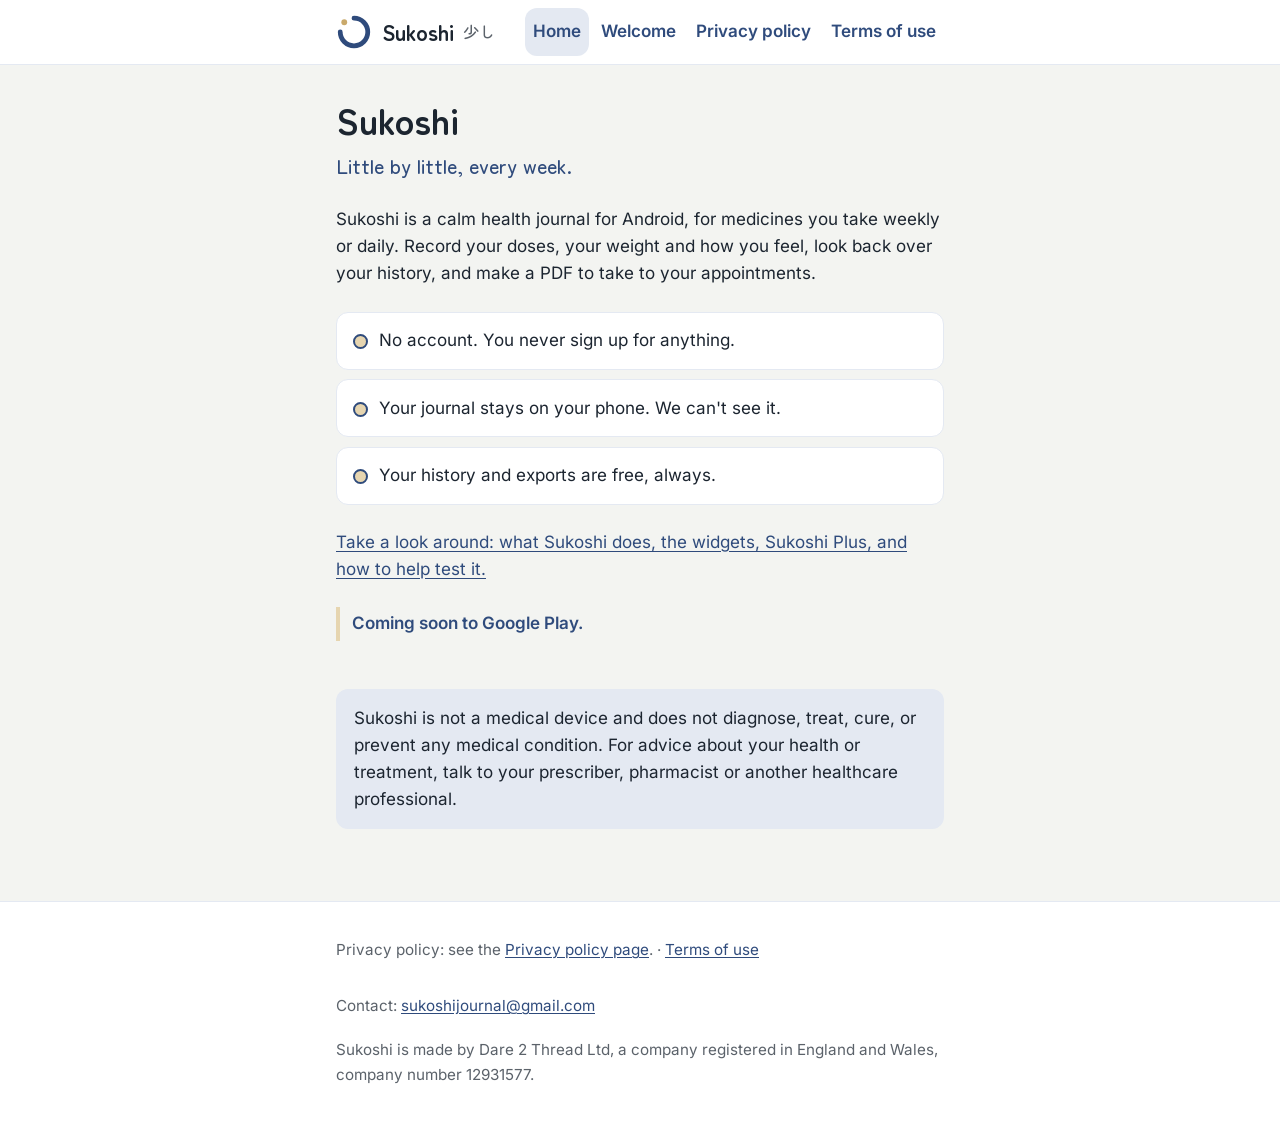
<file: index.html>
<!DOCTYPE html>
<html lang="en-GB">
<head>
  <meta charset="utf-8">
  <meta name="viewport" content="width=device-width, initial-scale=1">
  <title>Sukoshi: little by little, every week</title>
  <meta name="description" content="Sukoshi is a calm health journal for Android, for medicines you take weekly or daily.">
  <meta name="referrer" content="no-referrer">
  <meta http-equiv="Content-Security-Policy" content="default-src 'none'; style-src 'self'; font-src 'self'; img-src 'self'; base-uri 'none'; form-action 'none'">
  <link rel="stylesheet" href="assets/site.css">
  <link rel="icon" href="assets/sukoshi-icon.svg" type="image/svg+xml">
</head>
<body>
  <a class="skip-link" href="#main">Skip to content</a>
  <header class="site-header">
    <div class="wrap">
      <a class="brand" href="index.html"><img src="assets/sukoshi-mark.svg" alt="" width="36" height="36">Sukoshi <span class="jp" lang="ja">少し</span></a>
      <nav class="site-nav" aria-label="Main">
        <a href="index.html" aria-current="page">Home</a>
        <a href="welcome.html">Welcome</a>
        <a href="privacy-policy.html">Privacy policy</a>
        <a href="terms.html">Terms of use</a>
      </nav>
    </div>
  </header>
  <main id="main">
    <div class="wrap">
      <h1>Sukoshi</h1>
      <p class="tagline">Little by little, every week.</p>
      <p>Sukoshi is a calm health journal for Android, for medicines you take weekly or daily. Record your doses, your weight and how you feel, look back over your history, and make a PDF to take to your appointments.</p>
      <ul class="promises">
        <li>No account. You never sign up for anything.</li>
        <li>Your journal stays on your phone. We can't see it.</li>
        <li>Your history and exports are free, always.</li>
      </ul>
      <p><a href="welcome.html">Take a look around: what Sukoshi does, the widgets, Sukoshi Plus, and how to help test it.</a></p>
      <p class="coming-soon">Coming soon to Google Play.</p>
      <div class="notice">Sukoshi is not a medical device and does not diagnose, treat, cure, or prevent any medical condition. For advice about your health or treatment, talk to your prescriber, pharmacist or another healthcare professional.</div>
    </div>
  </main>
  <footer class="site-footer">
    <div class="wrap">
      <p>Privacy policy: see the <a href="privacy-policy.html">Privacy policy page</a>. · <a href="terms.html">Terms of use</a></p>
      <p>Contact: <a href="mailto:sukoshijournal@gmail.com">sukoshijournal@gmail.com</a></p>
      <p>Sukoshi is made by Dare 2 Thread Ltd, a company registered in England and Wales, company number 12931577.</p>
    </div>
  </footer>
</body>
</html>
</file>
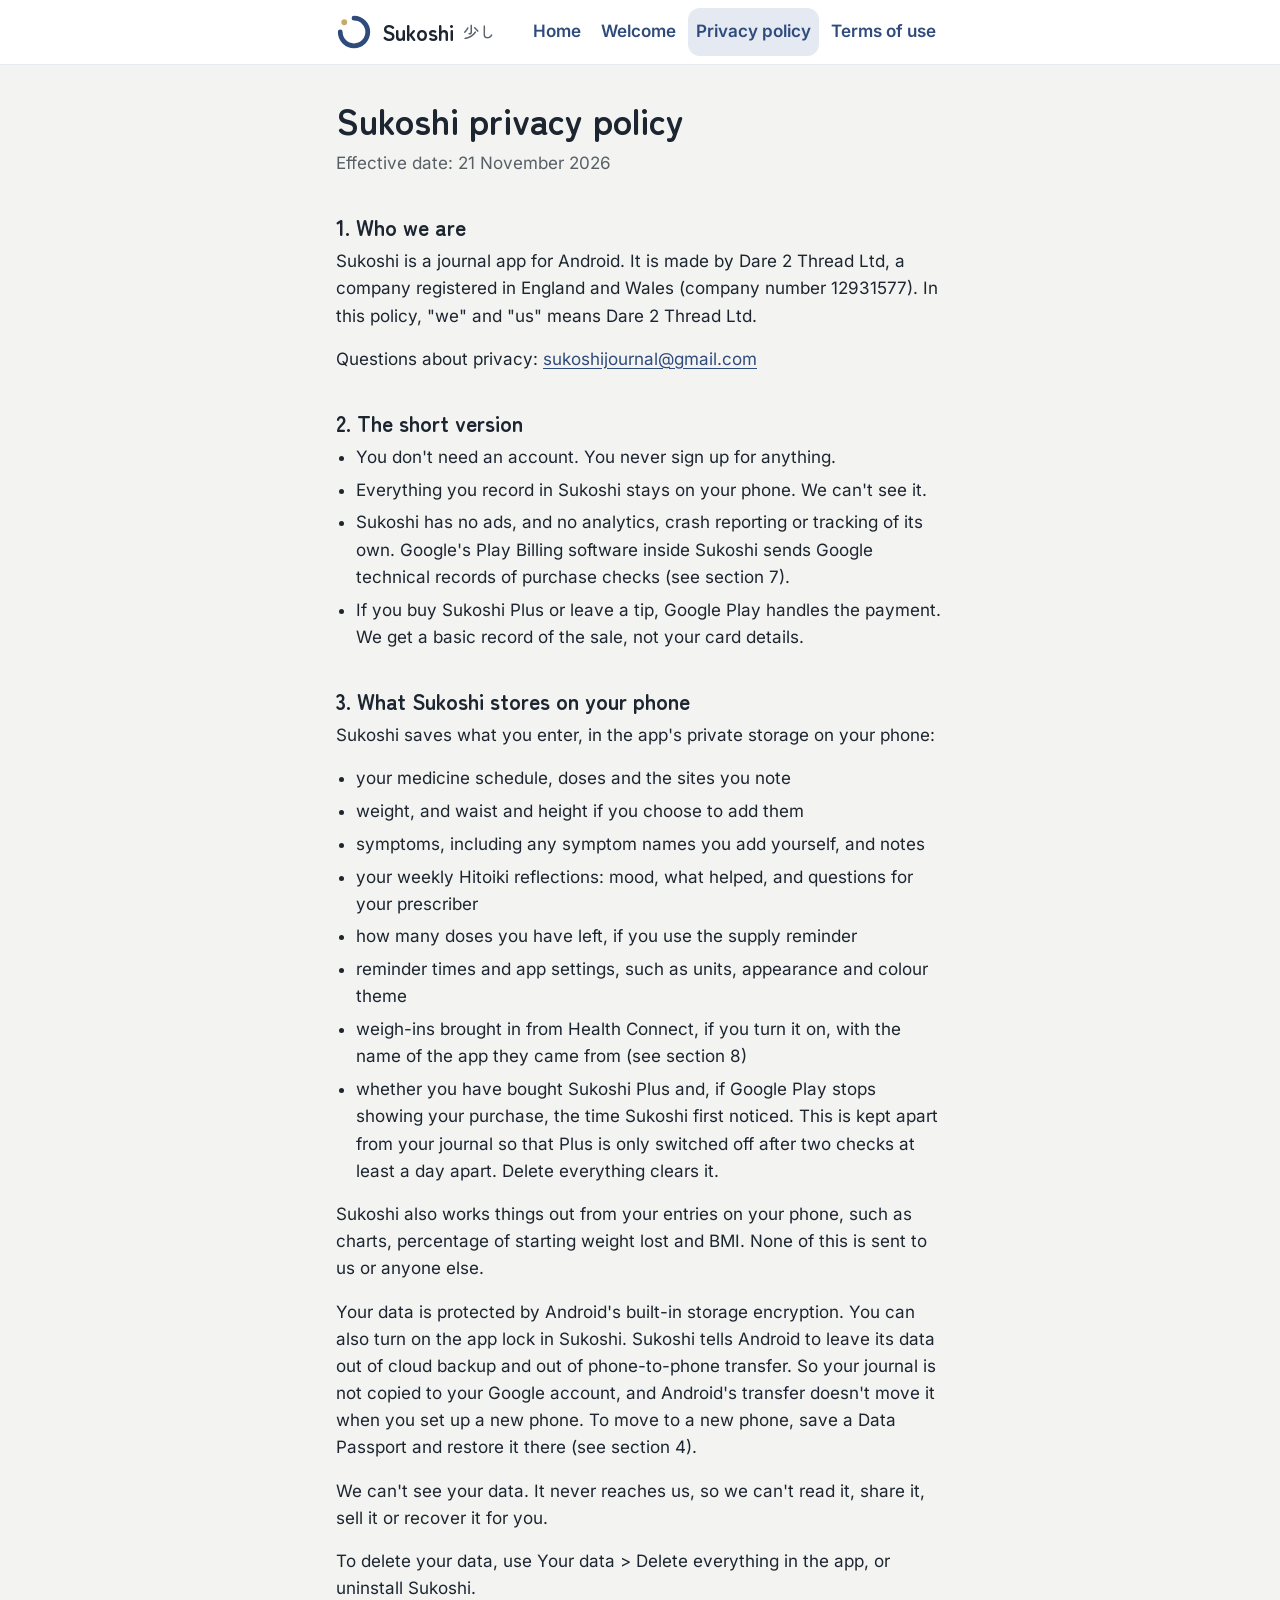
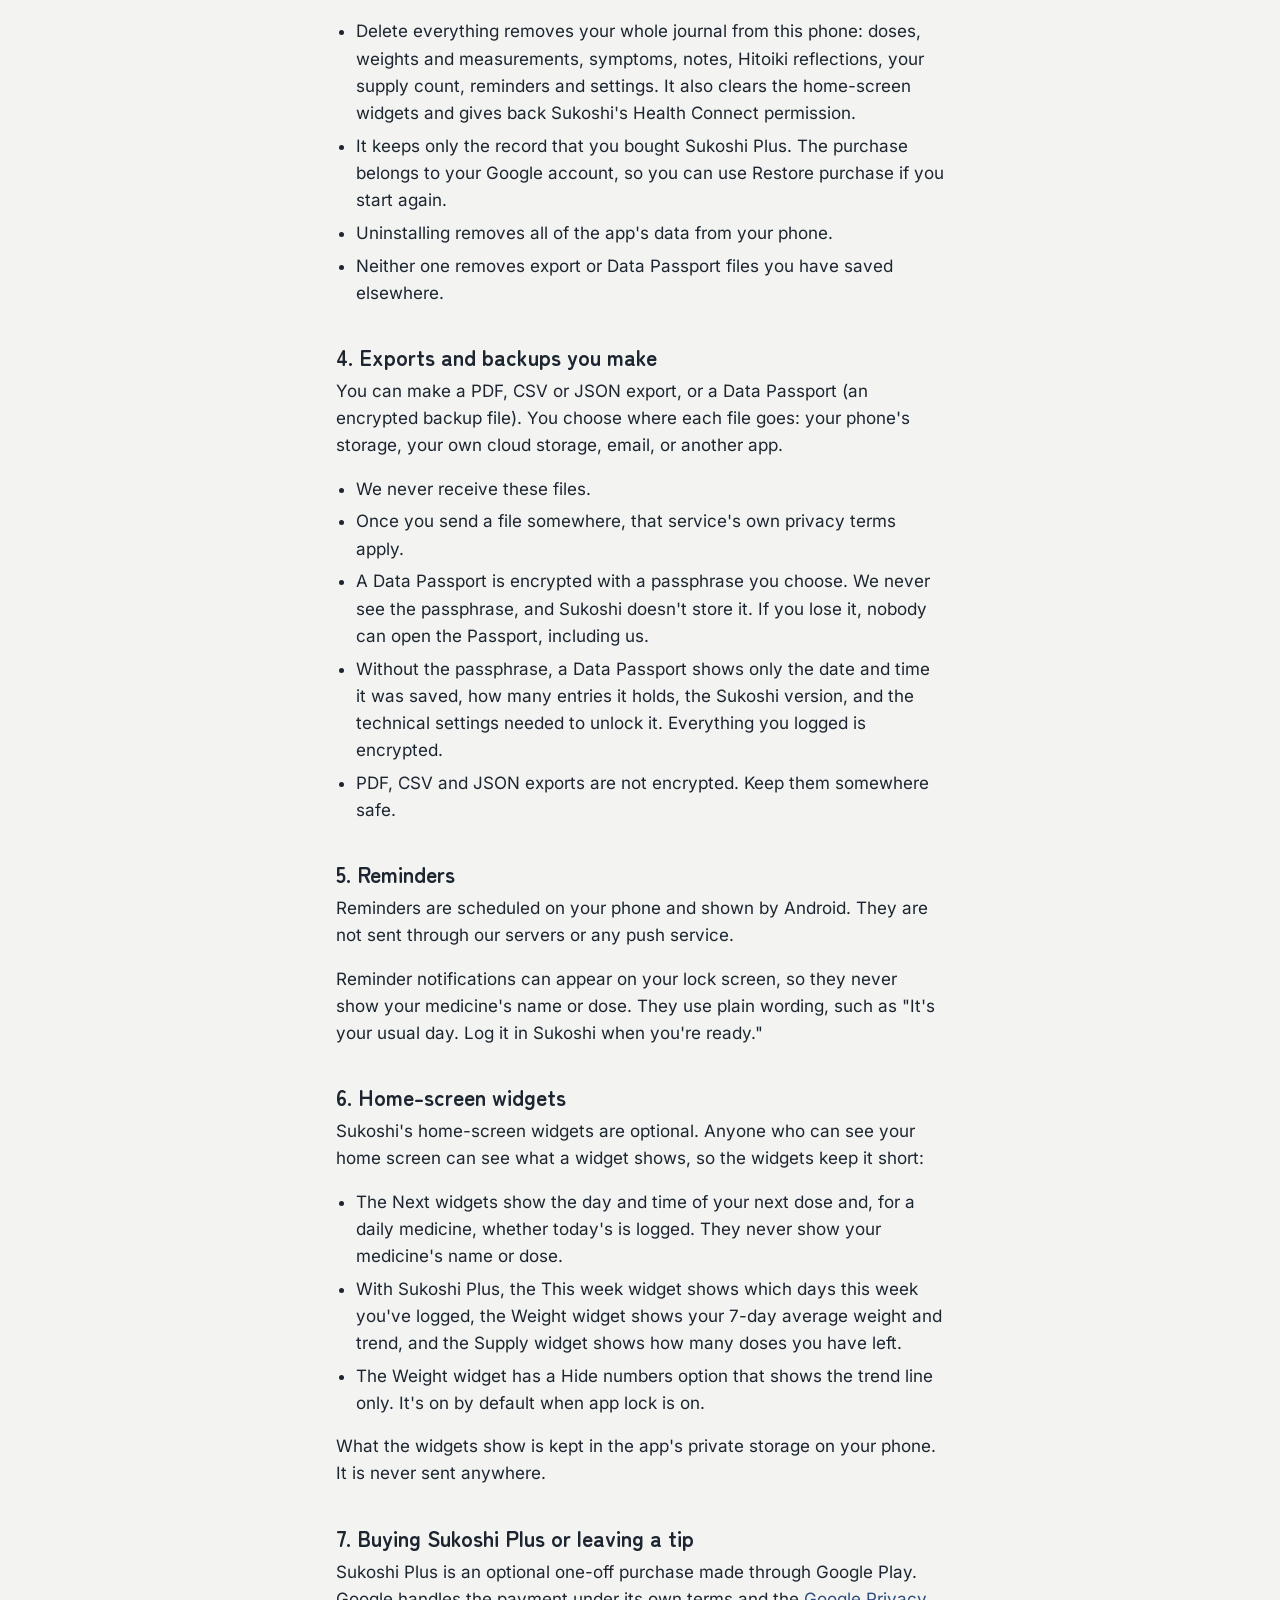
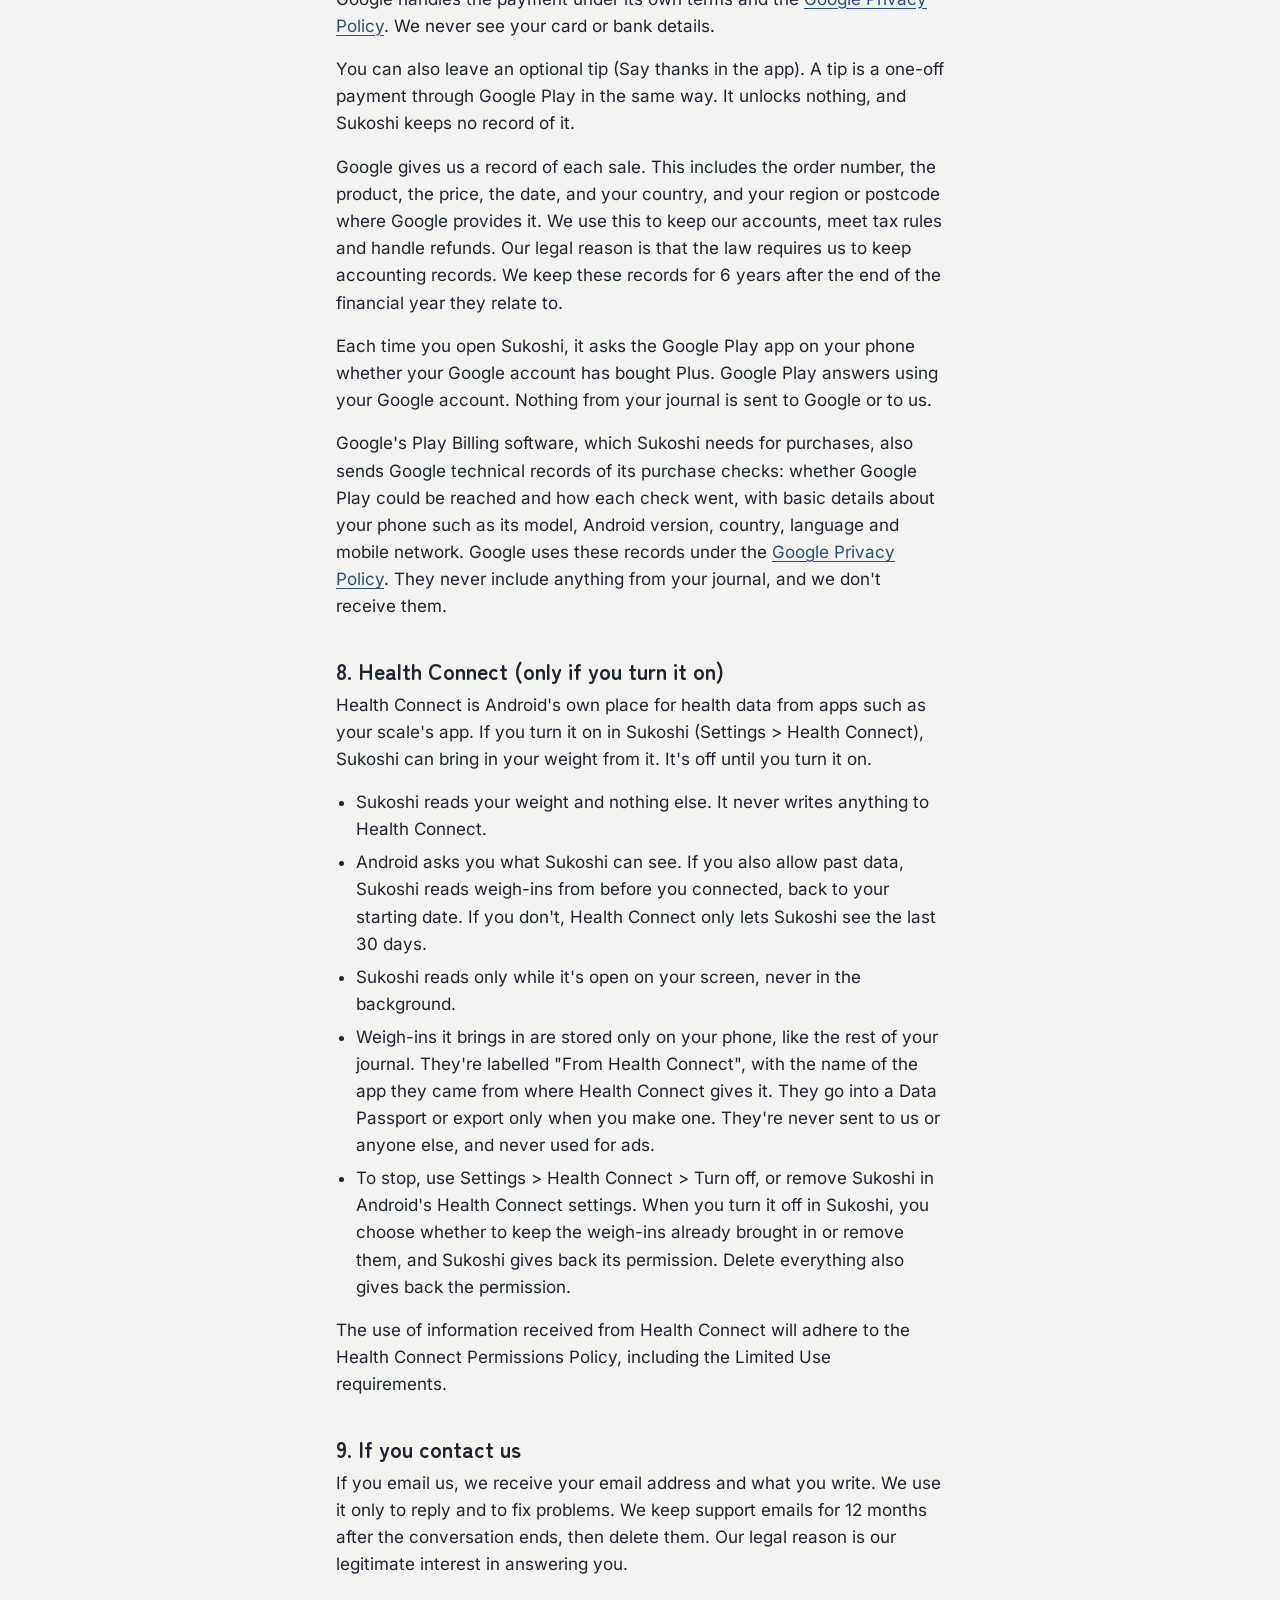
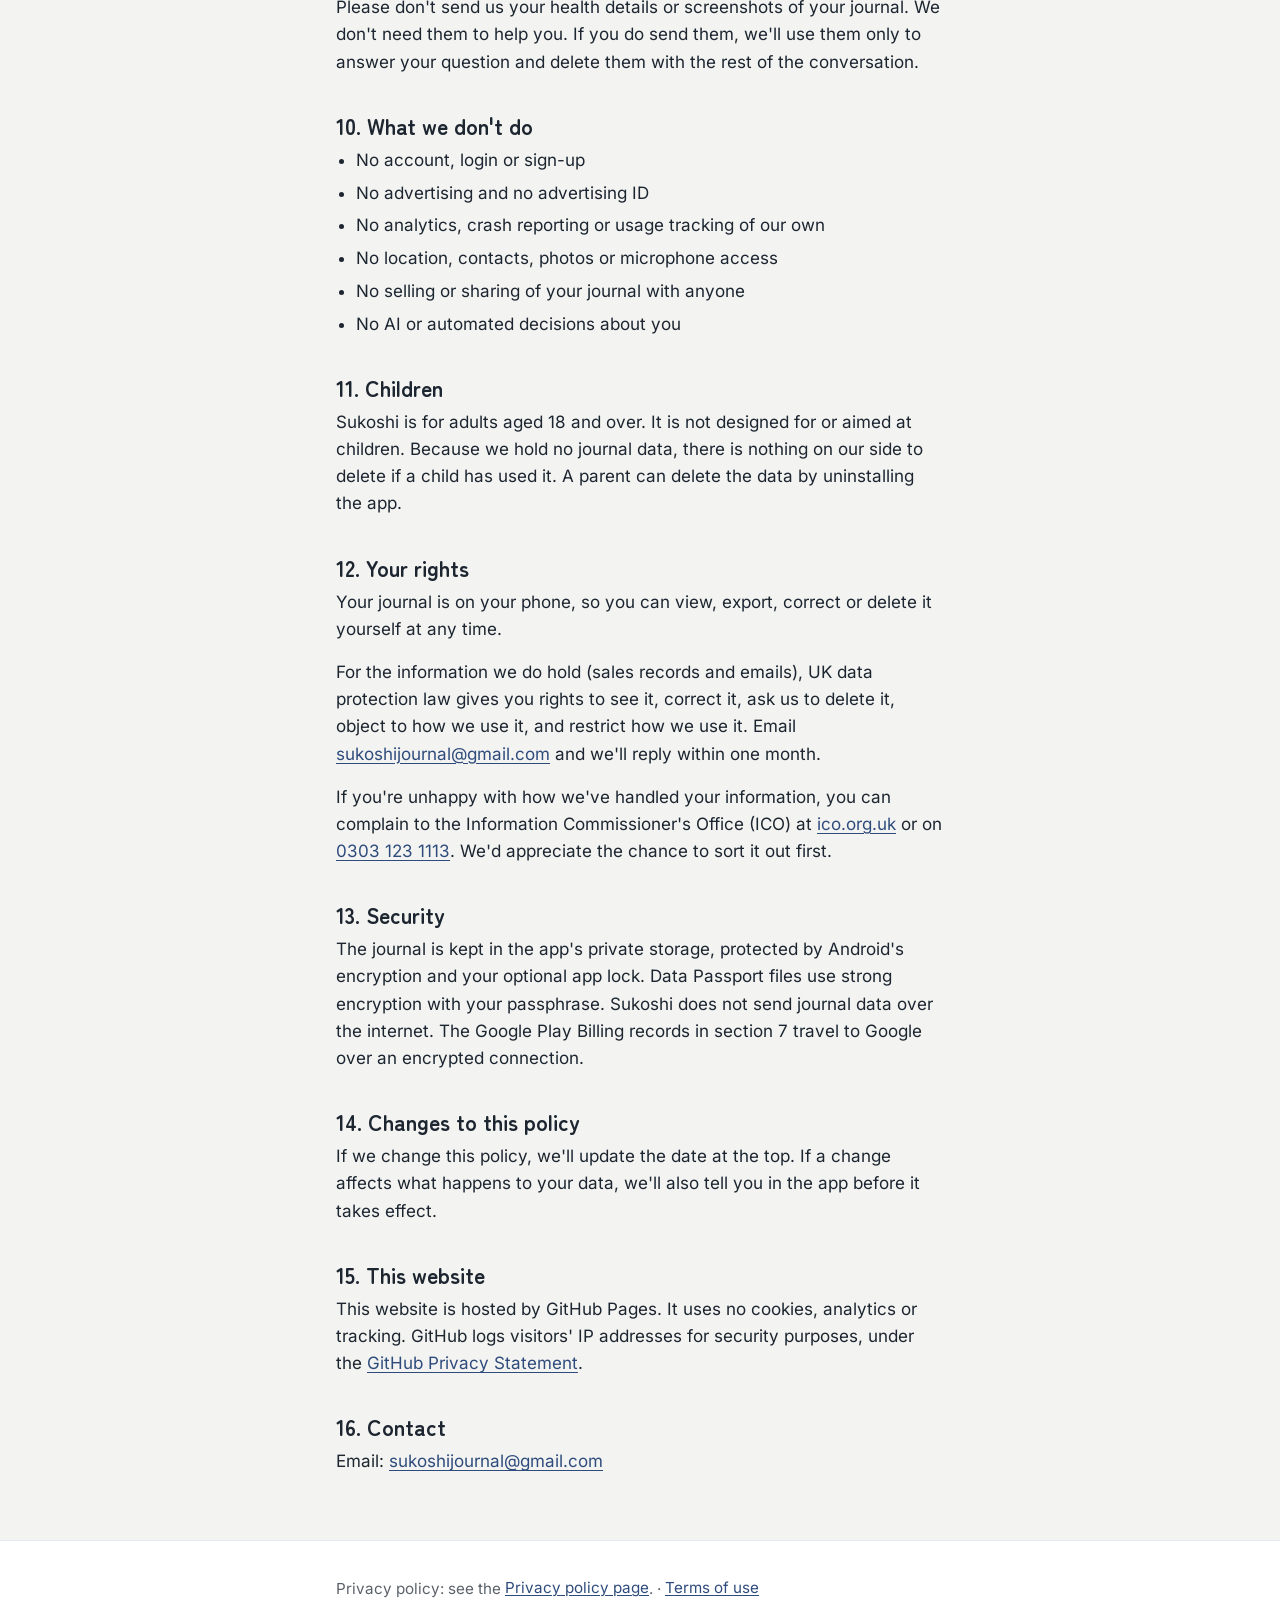
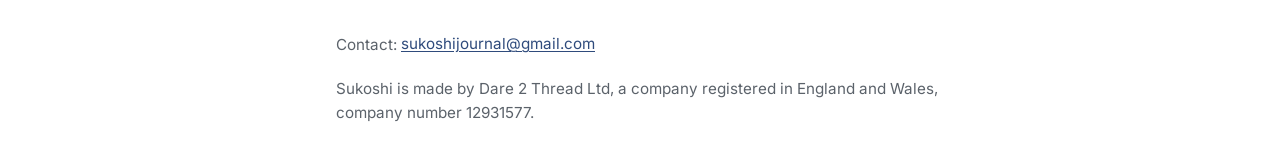
<file: privacy-policy.html>
<!DOCTYPE html>
<html lang="en-GB">
<head>
  <meta charset="utf-8">
  <meta name="viewport" content="width=device-width, initial-scale=1">
  <title>Privacy policy · Sukoshi</title>
  <meta name="description" content="Sukoshi is a journal app for Android.">
  <meta name="referrer" content="no-referrer">
  <meta http-equiv="Content-Security-Policy" content="default-src 'none'; style-src 'self'; font-src 'self'; img-src 'self'; base-uri 'none'; form-action 'none'">
  <link rel="stylesheet" href="assets/site.css">
  <link rel="icon" href="assets/sukoshi-icon.svg" type="image/svg+xml">
</head>
<body>
  <a class="skip-link" href="#main">Skip to content</a>
  <header class="site-header">
    <div class="wrap">
      <a class="brand" href="index.html"><img src="assets/sukoshi-mark.svg" alt="" width="36" height="36">Sukoshi <span class="jp" lang="ja">少し</span></a>
      <nav class="site-nav" aria-label="Main">
        <a href="index.html">Home</a>
        <a href="welcome.html">Welcome</a>
        <a href="privacy-policy.html" aria-current="page">Privacy policy</a>
        <a href="terms.html">Terms of use</a>
      </nav>
    </div>
  </header>
  <main id="main">
    <div class="wrap">
      <h1>Sukoshi privacy policy</h1>
      <p class="effective">Effective date: 21 November 2026</p>

      <h2>1. Who we are</h2>
      <p>Sukoshi is a journal app for Android. It is made by Dare 2 Thread Ltd, a company registered in England and Wales (company number 12931577). In this policy, "we" and "us" means Dare 2 Thread Ltd.</p>
      <p>Questions about privacy: <a href="mailto:sukoshijournal@gmail.com">sukoshijournal@gmail.com</a></p>

      <h2>2. The short version</h2>
      <ul>
        <li>You don't need an account. You never sign up for anything.</li>
        <li>Everything you record in Sukoshi stays on your phone. We can't see it.</li>
        <li>Sukoshi has no ads, and no analytics, crash reporting or tracking of its own. Google's Play Billing software inside Sukoshi sends Google technical records of purchase checks (see section 7).</li>
        <li>If you buy Sukoshi Plus or leave a tip, Google Play handles the payment. We get a basic record of the sale, not your card details.</li>
      </ul>

      <h2>3. What Sukoshi stores on your phone</h2>
      <p>Sukoshi saves what you enter, in the app's private storage on your phone:</p>
      <ul>
        <li>your medicine schedule, doses and the sites you note</li>
        <li>weight, and waist and height if you choose to add them</li>
        <li>symptoms, including any symptom names you add yourself, and notes</li>
        <li>your weekly Hitoiki reflections: mood, what helped, and questions for your prescriber</li>
        <li>how many doses you have left, if you use the supply reminder</li>
        <li>reminder times and app settings, such as units, appearance and colour theme</li>
        <li>weigh-ins brought in from Health Connect, if you turn it on, with the name of the app they came from (see section 8)</li>
        <li>whether you have bought Sukoshi Plus and, if Google Play stops showing your purchase, the time Sukoshi first noticed. This is kept apart from your journal so that Plus is only switched off after two checks at least a day apart. Delete everything clears it.</li>
      </ul>
      <p>Sukoshi also works things out from your entries on your phone, such as charts, percentage of starting weight lost and BMI. None of this is sent to us or anyone else.</p>
      <p>Your data is protected by Android's built-in storage encryption. You can also turn on the app lock in Sukoshi. Sukoshi tells Android to leave its data out of cloud backup and out of phone-to-phone transfer. So your journal is not copied to your Google account, and Android's transfer doesn't move it when you set up a new phone. To move to a new phone, save a Data Passport and restore it there (see section 4).</p>
      <p>We can't see your data. It never reaches us, so we can't read it, share it, sell it or recover it for you.</p>
      <p>To delete your data, use Your data &gt; Delete everything in the app, or uninstall Sukoshi.</p>
      <ul>
        <li>Delete everything removes your whole journal from this phone: doses, weights and measurements, symptoms, notes, Hitoiki reflections, your supply count, reminders and settings. It also clears the home-screen widgets and gives back Sukoshi's Health Connect permission.</li>
        <li>It keeps only the record that you bought Sukoshi Plus. The purchase belongs to your Google account, so you can use Restore purchase if you start again.</li>
        <li>Uninstalling removes all of the app's data from your phone.</li>
        <li>Neither one removes export or Data Passport files you have saved elsewhere.</li>
      </ul>

      <h2>4. Exports and backups you make</h2>
      <p>You can make a PDF, CSV or JSON export, or a Data Passport (an encrypted backup file). You choose where each file goes: your phone's storage, your own cloud storage, email, or another app.</p>
      <ul>
        <li>We never receive these files.</li>
        <li>Once you send a file somewhere, that service's own privacy terms apply.</li>
        <li>A Data Passport is encrypted with a passphrase you choose. We never see the passphrase, and Sukoshi doesn't store it. If you lose it, nobody can open the Passport, including us.</li>
        <li>Without the passphrase, a Data Passport shows only the date and time it was saved, how many entries it holds, the Sukoshi version, and the technical settings needed to unlock it. Everything you logged is encrypted.</li>
        <li>PDF, CSV and JSON exports are not encrypted. Keep them somewhere safe.</li>
      </ul>

      <h2>5. Reminders</h2>
      <p>Reminders are scheduled on your phone and shown by Android. They are not sent through our servers or any push service.</p>
      <p>Reminder notifications can appear on your lock screen, so they never show your medicine's name or dose. They use plain wording, such as "It's your usual day. Log it in Sukoshi when you're ready."</p>

      <h2>6. Home-screen widgets</h2>
      <p>Sukoshi's home-screen widgets are optional. Anyone who can see your home screen can see what a widget shows, so the widgets keep it short:</p>
      <ul>
        <li>The Next widgets show the day and time of your next dose and, for a daily medicine, whether today's is logged. They never show your medicine's name or dose.</li>
        <li>With Sukoshi Plus, the This week widget shows which days this week you've logged, the Weight widget shows your 7-day average weight and trend, and the Supply widget shows how many doses you have left.</li>
        <li>The Weight widget has a Hide numbers option that shows the trend line only. It's on by default when app lock is on.</li>
      </ul>
      <p>What the widgets show is kept in the app's private storage on your phone. It is never sent anywhere.</p>

      <h2>7. Buying Sukoshi Plus or leaving a tip</h2>
      <p>Sukoshi Plus is an optional one-off purchase made through Google Play. Google handles the payment under its own terms and the <a href="https://policies.google.com/privacy" rel="noopener noreferrer">Google Privacy Policy</a>. We never see your card or bank details.</p>
      <p>You can also leave an optional tip (Say thanks in the app). A tip is a one-off payment through Google Play in the same way. It unlocks nothing, and Sukoshi keeps no record of it.</p>
      <p>Google gives us a record of each sale. This includes the order number, the product, the price, the date, and your country, and your region or postcode where Google provides it. We use this to keep our accounts, meet tax rules and handle refunds. Our legal reason is that the law requires us to keep accounting records. We keep these records for 6 years after the end of the financial year they relate to.</p>
      <p>Each time you open Sukoshi, it asks the Google Play app on your phone whether your Google account has bought Plus. Google Play answers using your Google account. Nothing from your journal is sent to Google or to us.</p>
      <p>Google's Play Billing software, which Sukoshi needs for purchases, also sends Google technical records of its purchase checks: whether Google Play could be reached and how each check went, with basic details about your phone such as its model, Android version, country, language and mobile network. Google uses these records under the <a href="https://policies.google.com/privacy" rel="noopener noreferrer">Google Privacy Policy</a>. They never include anything from your journal, and we don't receive them.</p>

      <h2>8. Health Connect (only if you turn it on)</h2>
      <p>Health Connect is Android's own place for health data from apps such as your scale's app. If you turn it on in Sukoshi (Settings &gt; Health Connect), Sukoshi can bring in your weight from it. It's off until you turn it on.</p>
      <ul>
        <li>Sukoshi reads your weight and nothing else. It never writes anything to Health Connect.</li>
        <li>Android asks you what Sukoshi can see. If you also allow past data, Sukoshi reads weigh-ins from before you connected, back to your starting date. If you don't, Health Connect only lets Sukoshi see the last 30 days.</li>
        <li>Sukoshi reads only while it's open on your screen, never in the background.</li>
        <li>Weigh-ins it brings in are stored only on your phone, like the rest of your journal. They're labelled "From Health Connect", with the name of the app they came from where Health Connect gives it. They go into a Data Passport or export only when you make one. They're never sent to us or anyone else, and never used for ads.</li>
        <li>To stop, use Settings &gt; Health Connect &gt; Turn off, or remove Sukoshi in Android's Health Connect settings. When you turn it off in Sukoshi, you choose whether to keep the weigh-ins already brought in or remove them, and Sukoshi gives back its permission. Delete everything also gives back the permission.</li>
      </ul>
      <p>The use of information received from Health Connect will adhere to the Health Connect Permissions Policy, including the Limited Use requirements.</p>

      <h2>9. If you contact us</h2>
      <p>If you email us, we receive your email address and what you write. We use it only to reply and to fix problems. We keep support emails for 12 months after the conversation ends, then delete them. Our legal reason is our legitimate interest in answering you.</p>
      <p>Please don't send us your health details or screenshots of your journal. We don't need them to help you. If you do send them, we'll use them only to answer your question and delete them with the rest of the conversation.</p>

      <h2>10. What we don't do</h2>
      <ul>
        <li>No account, login or sign-up</li>
        <li>No advertising and no advertising ID</li>
        <li>No analytics, crash reporting or usage tracking of our own</li>
        <li>No location, contacts, photos or microphone access</li>
        <li>No selling or sharing of your journal with anyone</li>
        <li>No AI or automated decisions about you</li>
      </ul>

      <h2>11. Children</h2>
      <p>Sukoshi is for adults aged 18 and over. It is not designed for or aimed at children. Because we hold no journal data, there is nothing on our side to delete if a child has used it. A parent can delete the data by uninstalling the app.</p>

      <h2>12. Your rights</h2>
      <p>Your journal is on your phone, so you can view, export, correct or delete it yourself at any time.</p>
      <p>For the information we do hold (sales records and emails), UK data protection law gives you rights to see it, correct it, ask us to delete it, object to how we use it, and restrict how we use it. Email <a href="mailto:sukoshijournal@gmail.com">sukoshijournal@gmail.com</a> and we'll reply within one month.</p>
      <p>If you're unhappy with how we've handled your information, you can complain to the Information Commissioner's Office (ICO) at <a href="https://ico.org.uk" rel="noopener noreferrer">ico.org.uk</a> or on <a href="tel:+443031231113">0303 123 1113</a>. We'd appreciate the chance to sort it out first.</p>

      <h2>13. Security</h2>
      <p>The journal is kept in the app's private storage, protected by Android's encryption and your optional app lock. Data Passport files use strong encryption with your passphrase. Sukoshi does not send journal data over the internet. The Google Play Billing records in section 7 travel to Google over an encrypted connection.</p>

      <h2>14. Changes to this policy</h2>
      <p>If we change this policy, we'll update the date at the top. If a change affects what happens to your data, we'll also tell you in the app before it takes effect.</p>

      <h2>15. This website</h2>
      <p>This website is hosted by GitHub Pages. It uses no cookies, analytics or tracking. GitHub logs visitors' IP addresses for security purposes, under the <a href="https://docs.github.com/en/site-policy/privacy-policies/github-general-privacy-statement" rel="noopener noreferrer">GitHub Privacy Statement</a>.</p>

      <h2>16. Contact</h2>
      <p>Email: <a href="mailto:sukoshijournal@gmail.com">sukoshijournal@gmail.com</a></p>
    </div>
  </main>
  <footer class="site-footer">
    <div class="wrap">
      <p>Privacy policy: see the <a href="privacy-policy.html">Privacy policy page</a>. · <a href="terms.html">Terms of use</a></p>
      <p>Contact: <a href="mailto:sukoshijournal@gmail.com">sukoshijournal@gmail.com</a></p>
      <p>Sukoshi is made by Dare 2 Thread Ltd, a company registered in England and Wales, company number 12931577.</p>
    </div>
  </footer>
</body>
</html>
</file>
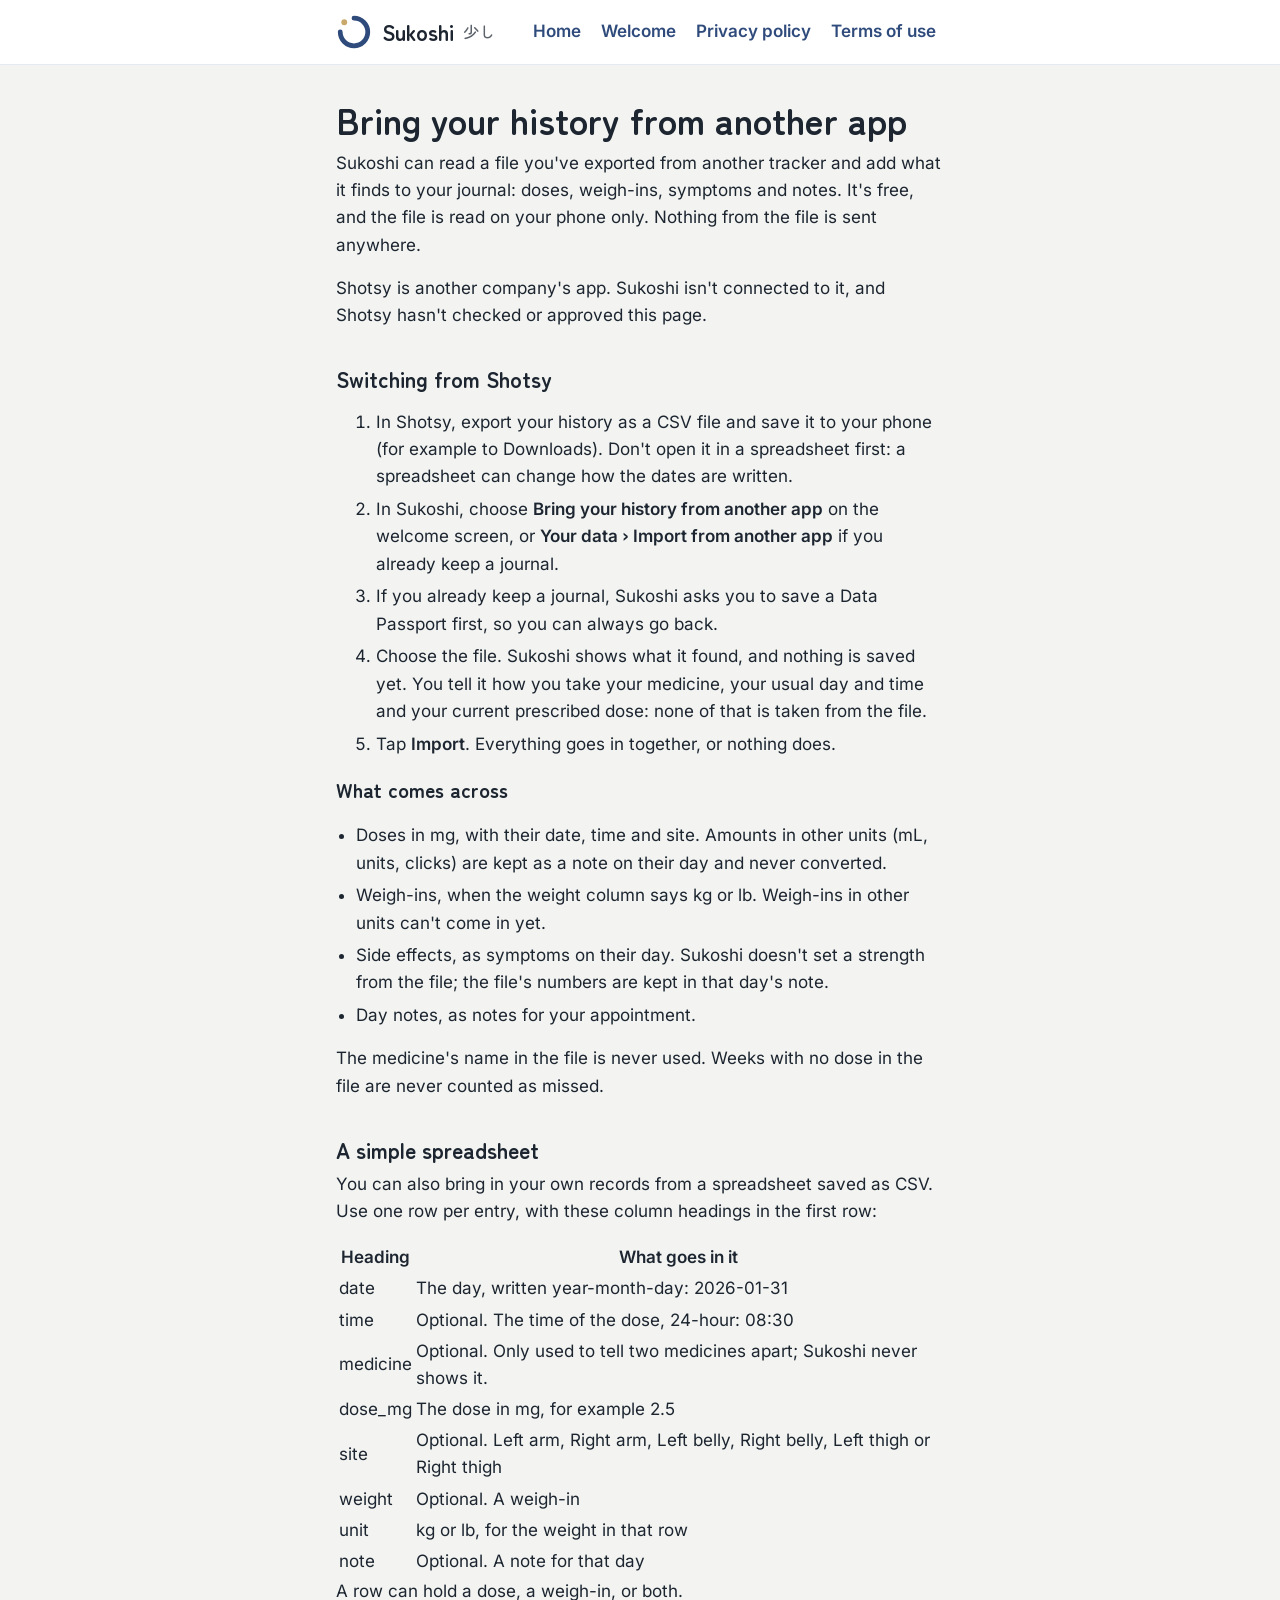
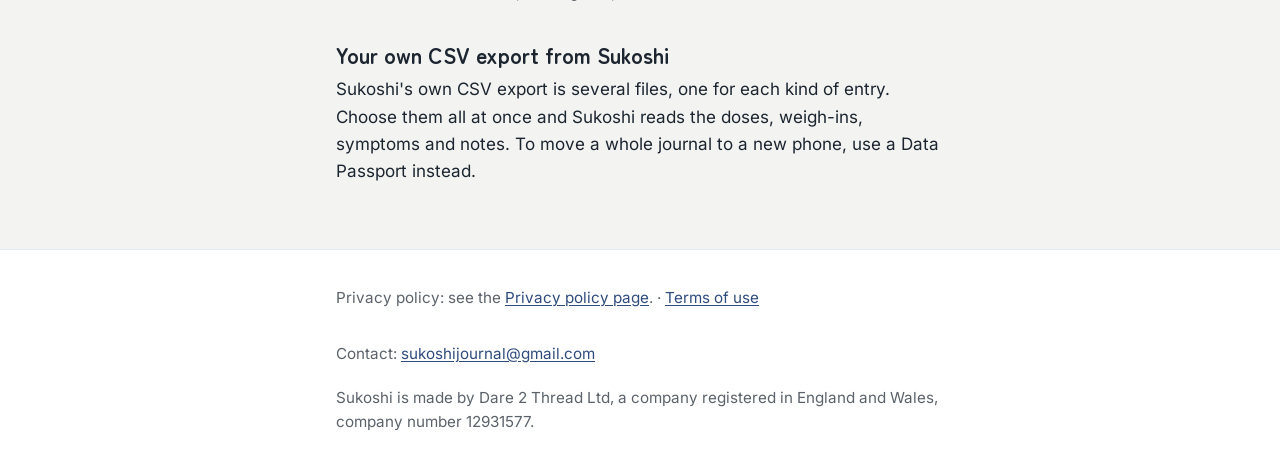
<file: switching-from-shotsy.html>
<!DOCTYPE html>
<html lang="en-GB">
<head>
  <meta charset="utf-8">
  <meta name="viewport" content="width=device-width, initial-scale=1">
  <title>Switching from Shotsy · Sukoshi</title>
  <meta name="description" content="How to bring your history from Shotsy, or from a spreadsheet, into Sukoshi.">
  <meta name="referrer" content="no-referrer">
  <meta http-equiv="Content-Security-Policy" content="default-src 'none'; style-src 'self'; font-src 'self'; img-src 'self'; base-uri 'none'; form-action 'none'">
  <link rel="stylesheet" href="assets/site.css">
  <link rel="icon" href="assets/sukoshi-icon.svg" type="image/svg+xml">
</head>
<body>
  <a class="skip-link" href="#main">Skip to content</a>
  <header class="site-header">
    <div class="wrap">
      <a class="brand" href="index.html"><img src="assets/sukoshi-mark.svg" alt="" width="36" height="36">Sukoshi <span class="jp" lang="ja">少し</span></a>
      <nav class="site-nav" aria-label="Main">
        <a href="index.html">Home</a>
        <a href="welcome.html">Welcome</a>
        <a href="privacy-policy.html">Privacy policy</a>
        <a href="terms.html">Terms of use</a>
      </nav>
    </div>
  </header>
  <main id="main">
    <div class="wrap">
      <h1>Bring your history from another app</h1>
      <p>Sukoshi can read a file you've exported from another tracker and add what it finds to your journal: doses, weigh-ins, symptoms and notes. It's free, and the file is read on your phone only. Nothing from the file is sent anywhere.</p>
      <p>Shotsy is another company's app. Sukoshi isn't connected to it, and Shotsy hasn't checked or approved this page.</p>

      <h2>Switching from Shotsy</h2>
      <ol>
        <li>In Shotsy, export your history as a CSV file and save it to your phone (for example to Downloads). Don't open it in a spreadsheet first: a spreadsheet can change how the dates are written.</li>
        <li>In Sukoshi, choose <strong>Bring your history from another app</strong> on the welcome screen, or <strong>Your data › Import from another app</strong> if you already keep a journal.</li>
        <li>If you already keep a journal, Sukoshi asks you to save a Data Passport first, so you can always go back.</li>
        <li>Choose the file. Sukoshi shows what it found, and nothing is saved yet. You tell it how you take your medicine, your usual day and time and your current prescribed dose: none of that is taken from the file.</li>
        <li>Tap <strong>Import</strong>. Everything goes in together, or nothing does.</li>
      </ol>
      <h3>What comes across</h3>
      <ul>
        <li>Doses in mg, with their date, time and site. Amounts in other units (mL, units, clicks) are kept as a note on their day and never converted.</li>
        <li>Weigh-ins, when the weight column says kg or lb. Weigh-ins in other units can't come in yet.</li>
        <li>Side effects, as symptoms on their day. Sukoshi doesn't set a strength from the file; the file's numbers are kept in that day's note.</li>
        <li>Day notes, as notes for your appointment.</li>
      </ul>
      <p>The medicine's name in the file is never used. Weeks with no dose in the file are never counted as missed.</p>

      <h2>A simple spreadsheet</h2>
      <p>You can also bring in your own records from a spreadsheet saved as CSV. Use one row per entry, with these column headings in the first row:</p>
      <table>
        <thead><tr><th>Heading</th><th>What goes in it</th></tr></thead>
        <tbody>
          <tr><td>date</td><td>The day, written year-month-day: 2026-01-31</td></tr>
          <tr><td>time</td><td>Optional. The time of the dose, 24-hour: 08:30</td></tr>
          <tr><td>medicine</td><td>Optional. Only used to tell two medicines apart; Sukoshi never shows it.</td></tr>
          <tr><td>dose_mg</td><td>The dose in mg, for example 2.5</td></tr>
          <tr><td>site</td><td>Optional. Left arm, Right arm, Left belly, Right belly, Left thigh or Right thigh</td></tr>
          <tr><td>weight</td><td>Optional. A weigh-in</td></tr>
          <tr><td>unit</td><td>kg or lb, for the weight in that row</td></tr>
          <tr><td>note</td><td>Optional. A note for that day</td></tr>
        </tbody>
      </table>
      <p>A row can hold a dose, a weigh-in, or both.</p>

      <h2>Your own CSV export from Sukoshi</h2>
      <p>Sukoshi's own CSV export is several files, one for each kind of entry. Choose them all at once and Sukoshi reads the doses, weigh-ins, symptoms and notes. To move a whole journal to a new phone, use a Data Passport instead.</p>
    </div>
  </main>
  <footer class="site-footer">
    <div class="wrap">
      <p>Privacy policy: see the <a href="privacy-policy.html">Privacy policy page</a>. · <a href="terms.html">Terms of use</a></p>
      <p>Contact: <a href="mailto:sukoshijournal@gmail.com">sukoshijournal@gmail.com</a></p>
      <p>Sukoshi is made by Dare 2 Thread Ltd, a company registered in England and Wales, company number 12931577.</p>
    </div>
  </footer>
</body>
</html>
</file>
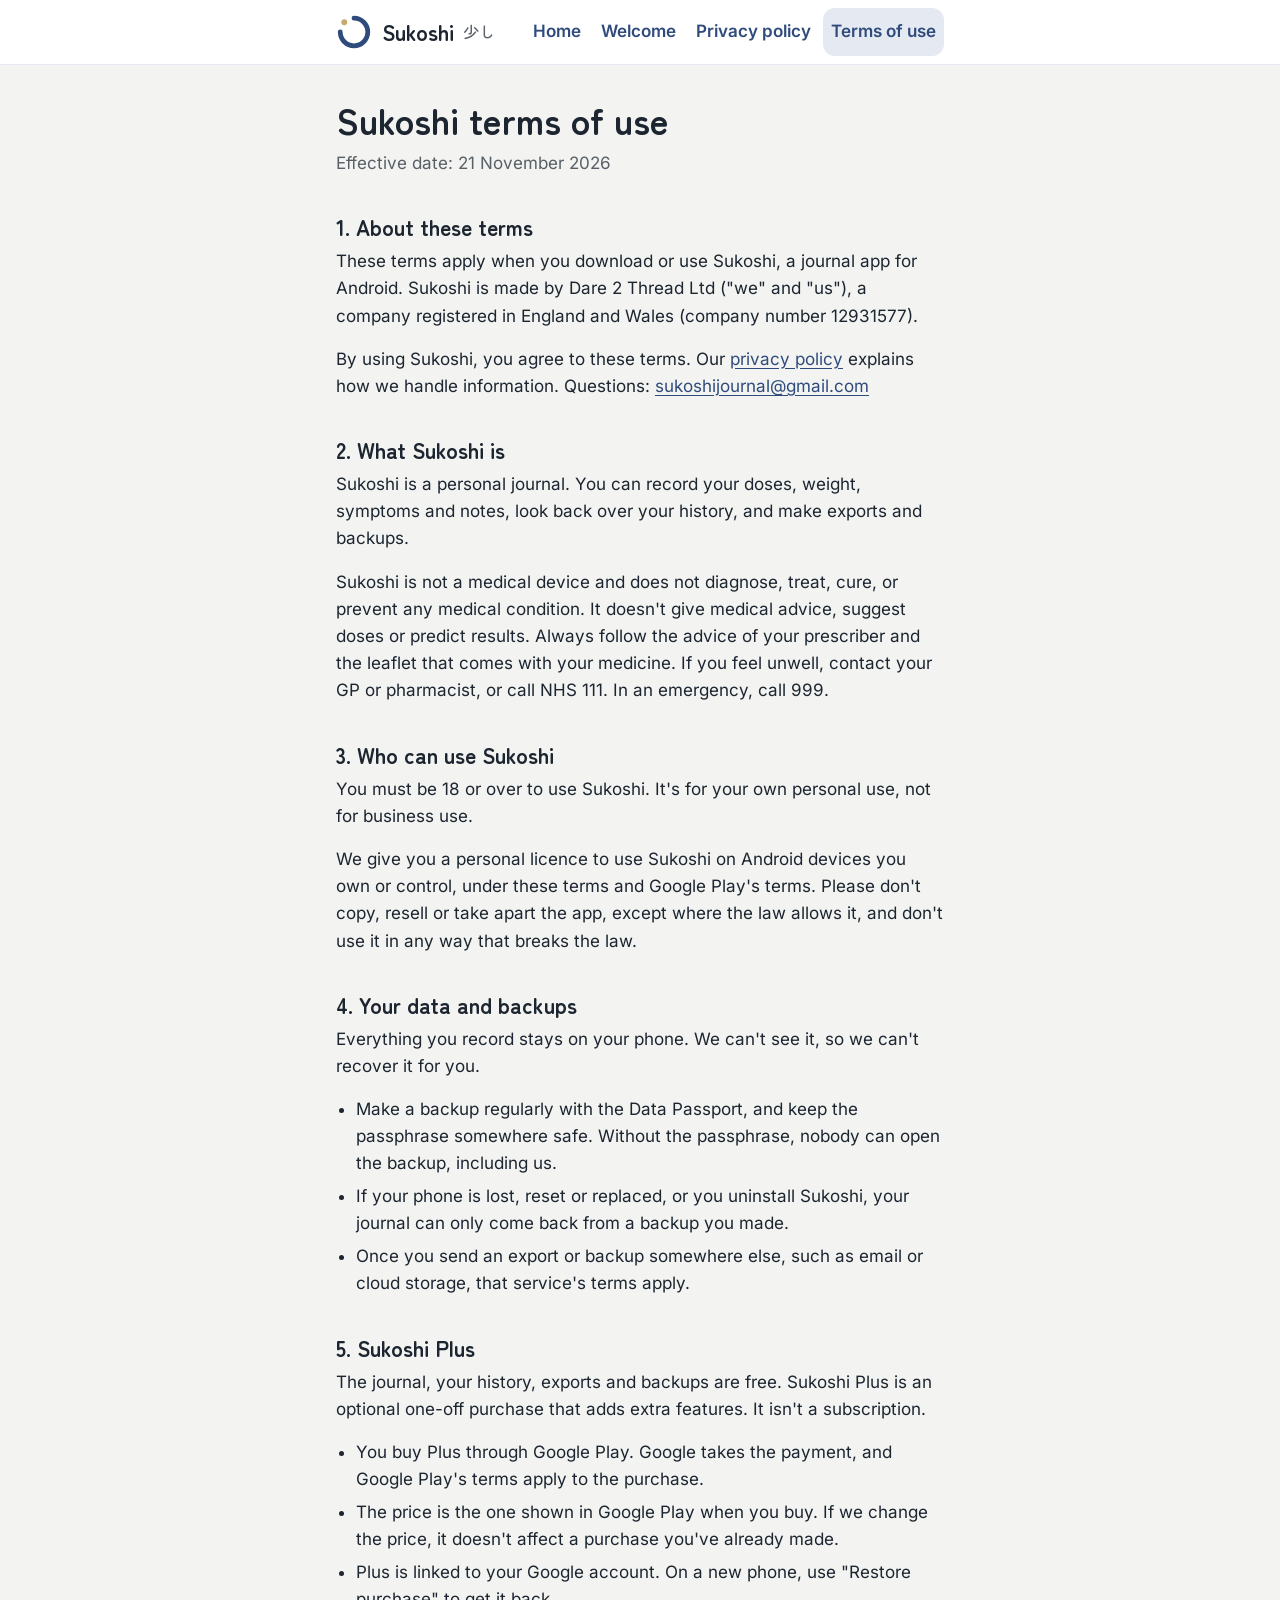
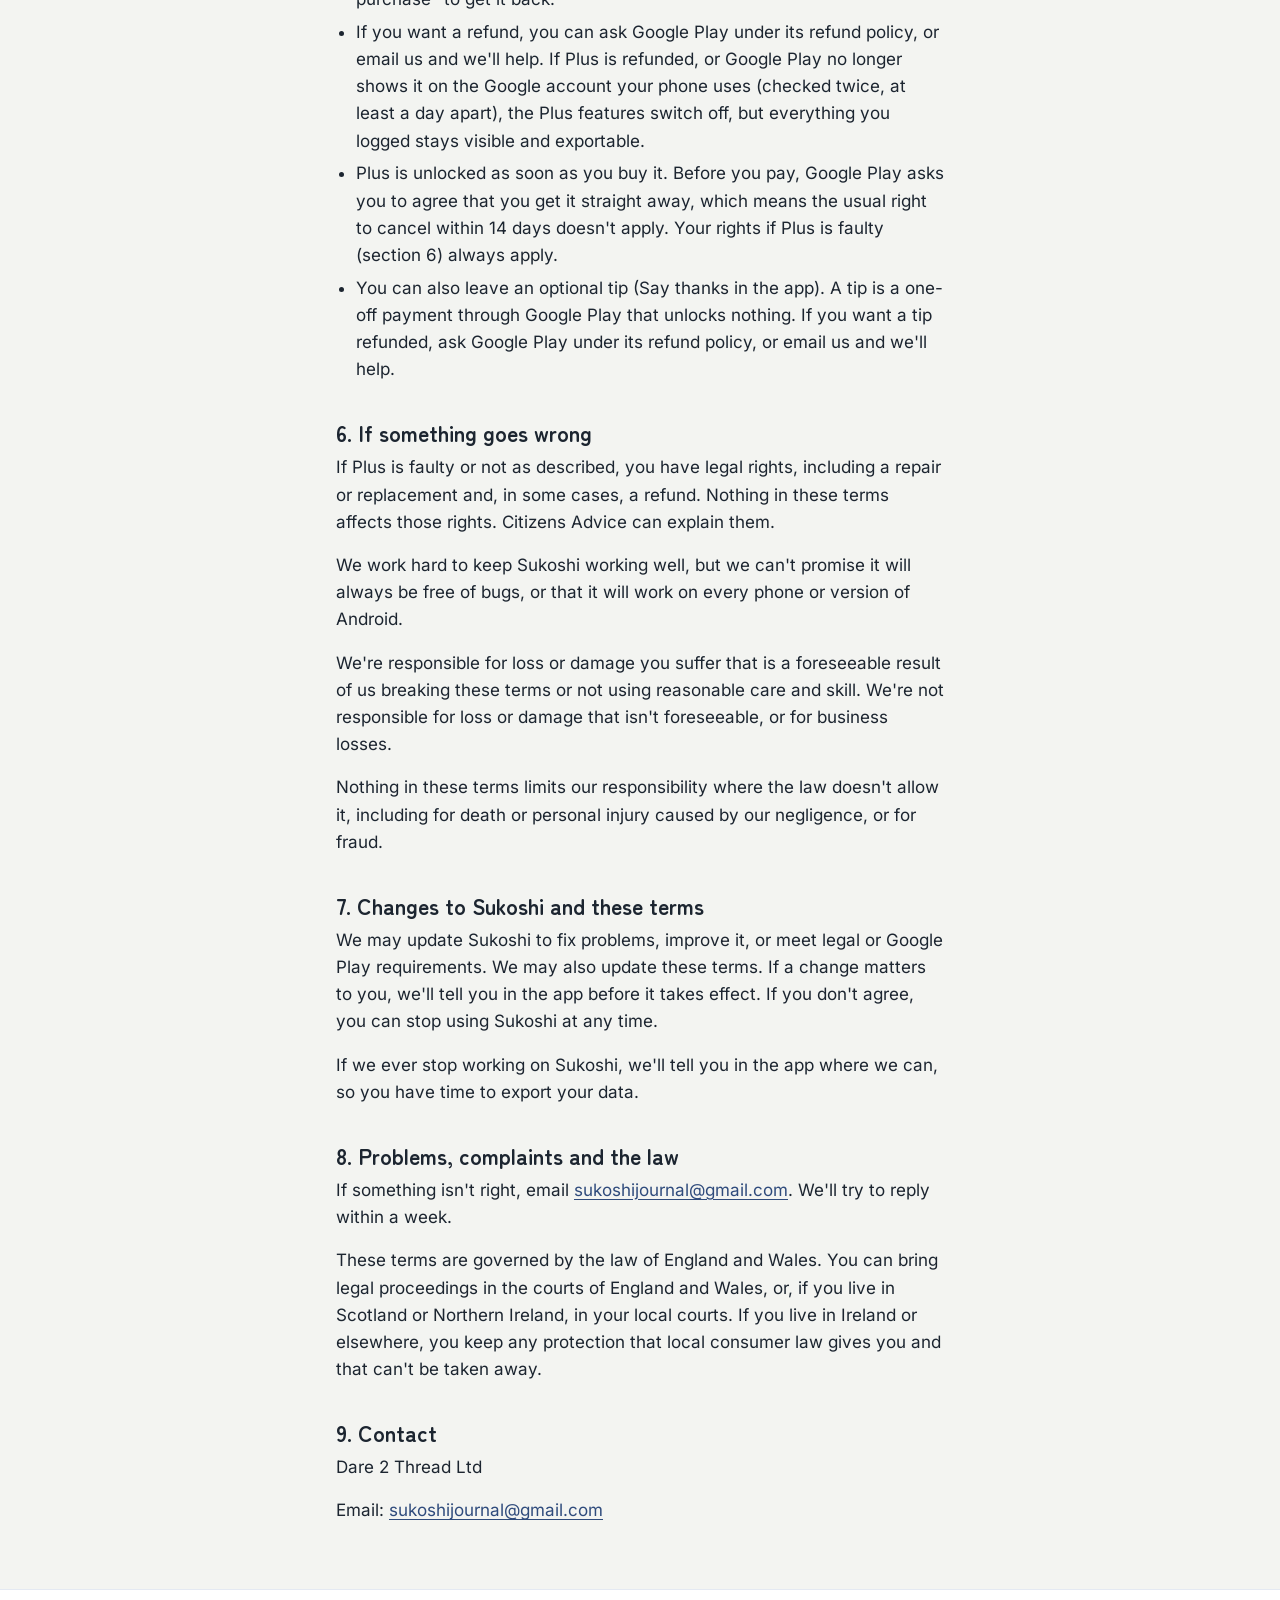
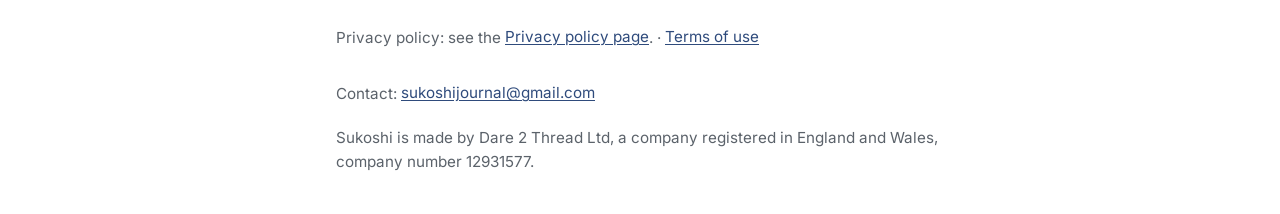
<file: terms.html>
<!DOCTYPE html>
<html lang="en-GB">
<head>
  <meta charset="utf-8">
  <meta name="viewport" content="width=device-width, initial-scale=1">
  <title>Terms of use · Sukoshi</title>
  <meta name="description" content="Terms of use for Sukoshi, a journal app for Android.">
  <meta name="referrer" content="no-referrer">
  <meta http-equiv="Content-Security-Policy" content="default-src 'none'; style-src 'self'; font-src 'self'; img-src 'self'; base-uri 'none'; form-action 'none'">
  <link rel="stylesheet" href="assets/site.css">
  <link rel="icon" href="assets/sukoshi-icon.svg" type="image/svg+xml">
</head>
<body>
  <a class="skip-link" href="#main">Skip to content</a>
  <header class="site-header">
    <div class="wrap">
      <a class="brand" href="index.html"><img src="assets/sukoshi-mark.svg" alt="" width="36" height="36">Sukoshi <span class="jp" lang="ja">少し</span></a>
      <nav class="site-nav" aria-label="Main">
        <a href="index.html">Home</a>
        <a href="welcome.html">Welcome</a>
        <a href="privacy-policy.html">Privacy policy</a>
        <a href="terms.html" aria-current="page">Terms of use</a>
      </nav>
    </div>
  </header>
  <main id="main">
    <div class="wrap">
      <h1>Sukoshi terms of use</h1>
      <p class="effective">Effective date: 21 November 2026</p>

      <h2>1. About these terms</h2>
      <p>These terms apply when you download or use Sukoshi, a journal app for Android. Sukoshi is made by Dare 2 Thread Ltd ("we" and "us"), a company registered in England and Wales (company number 12931577).</p>
      <p>By using Sukoshi, you agree to these terms. Our <a href="privacy-policy.html">privacy policy</a> explains how we handle information. Questions: <a href="mailto:sukoshijournal@gmail.com">sukoshijournal@gmail.com</a></p>

      <h2>2. What Sukoshi is</h2>
      <p>Sukoshi is a personal journal. You can record your doses, weight, symptoms and notes, look back over your history, and make exports and backups.</p>
      <p>Sukoshi is not a medical device and does not diagnose, treat, cure, or prevent any medical condition. It doesn't give medical advice, suggest doses or predict results. Always follow the advice of your prescriber and the leaflet that comes with your medicine. If you feel unwell, contact your GP or pharmacist, or call NHS 111. In an emergency, call 999.</p>

      <h2>3. Who can use Sukoshi</h2>
      <p>You must be 18 or over to use Sukoshi. It's for your own personal use, not for business use.</p>
      <p>We give you a personal licence to use Sukoshi on Android devices you own or control, under these terms and Google Play's terms. Please don't copy, resell or take apart the app, except where the law allows it, and don't use it in any way that breaks the law.</p>

      <h2>4. Your data and backups</h2>
      <p>Everything you record stays on your phone. We can't see it, so we can't recover it for you.</p>
      <ul>
        <li>Make a backup regularly with the Data Passport, and keep the passphrase somewhere safe. Without the passphrase, nobody can open the backup, including us.</li>
        <li>If your phone is lost, reset or replaced, or you uninstall Sukoshi, your journal can only come back from a backup you made.</li>
        <li>Once you send an export or backup somewhere else, such as email or cloud storage, that service's terms apply.</li>
      </ul>

      <h2>5. Sukoshi Plus</h2>
      <p>The journal, your history, exports and backups are free. Sukoshi Plus is an optional one-off purchase that adds extra features. It isn't a subscription.</p>
      <ul>
        <li>You buy Plus through Google Play. Google takes the payment, and Google Play's terms apply to the purchase.</li>
        <li>The price is the one shown in Google Play when you buy. If we change the price, it doesn't affect a purchase you've already made.</li>
        <li>Plus is linked to your Google account. On a new phone, use "Restore purchase" to get it back.</li>
        <li>If you want a refund, you can ask Google Play under its refund policy, or email us and we'll help. If Plus is refunded, or Google Play no longer shows it on the Google account your phone uses (checked twice, at least a day apart), the Plus features switch off, but everything you logged stays visible and exportable.</li>
        <li>Plus is unlocked as soon as you buy it. Before you pay, Google Play asks you to agree that you get it straight away, which means the usual right to cancel within 14 days doesn't apply. Your rights if Plus is faulty (section 6) always apply.</li>
        <li>You can also leave an optional tip (Say thanks in the app). A tip is a one-off payment through Google Play that unlocks nothing. If you want a tip refunded, ask Google Play under its refund policy, or email us and we'll help.</li>
      </ul>

      <h2>6. If something goes wrong</h2>
      <p>If Plus is faulty or not as described, you have legal rights, including a repair or replacement and, in some cases, a refund. Nothing in these terms affects those rights. Citizens Advice can explain them.</p>
      <p>We work hard to keep Sukoshi working well, but we can't promise it will always be free of bugs, or that it will work on every phone or version of Android.</p>
      <p>We're responsible for loss or damage you suffer that is a foreseeable result of us breaking these terms or not using reasonable care and skill. We're not responsible for loss or damage that isn't foreseeable, or for business losses.</p>
      <p>Nothing in these terms limits our responsibility where the law doesn't allow it, including for death or personal injury caused by our negligence, or for fraud.</p>

      <h2>7. Changes to Sukoshi and these terms</h2>
      <p>We may update Sukoshi to fix problems, improve it, or meet legal or Google Play requirements. We may also update these terms. If a change matters to you, we'll tell you in the app before it takes effect. If you don't agree, you can stop using Sukoshi at any time.</p>
      <p>If we ever stop working on Sukoshi, we'll tell you in the app where we can, so you have time to export your data.</p>

      <h2>8. Problems, complaints and the law</h2>
      <p>If something isn't right, email <a href="mailto:sukoshijournal@gmail.com">sukoshijournal@gmail.com</a>. We'll try to reply within a week.</p>
      <p>These terms are governed by the law of England and Wales. You can bring legal proceedings in the courts of England and Wales, or, if you live in Scotland or Northern Ireland, in your local courts. If you live in Ireland or elsewhere, you keep any protection that local consumer law gives you and that can't be taken away.</p>

      <h2>9. Contact</h2>
      <p>Dare 2 Thread Ltd</p>
      <p>Email: <a href="mailto:sukoshijournal@gmail.com">sukoshijournal@gmail.com</a></p>
    </div>
  </main>
  <footer class="site-footer">
    <div class="wrap">
      <p>Privacy policy: see the <a href="privacy-policy.html">Privacy policy page</a>. · <a href="terms.html">Terms of use</a></p>
      <p>Contact: <a href="mailto:sukoshijournal@gmail.com">sukoshijournal@gmail.com</a></p>
      <p>Sukoshi is made by Dare 2 Thread Ltd, a company registered in England and Wales, company number 12931577.</p>
    </div>
  </footer>
</body>
</html>
</file>
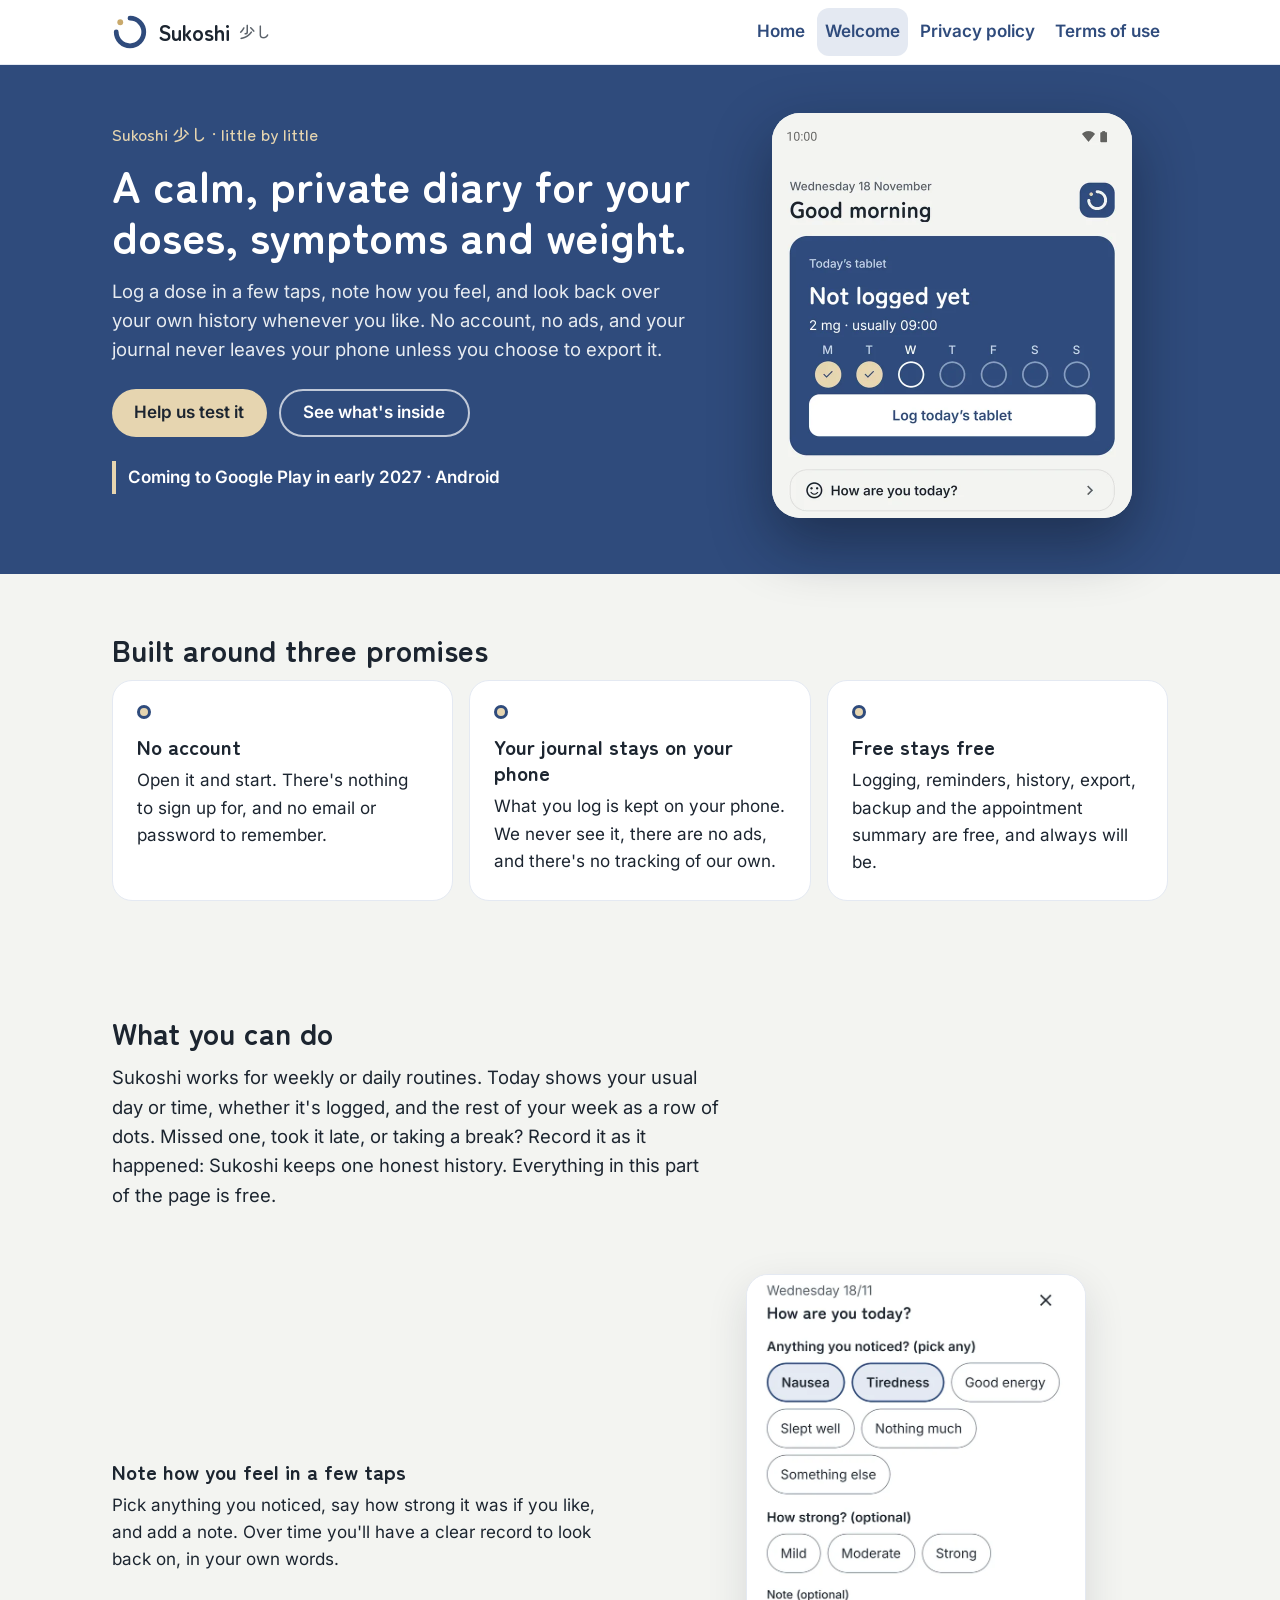
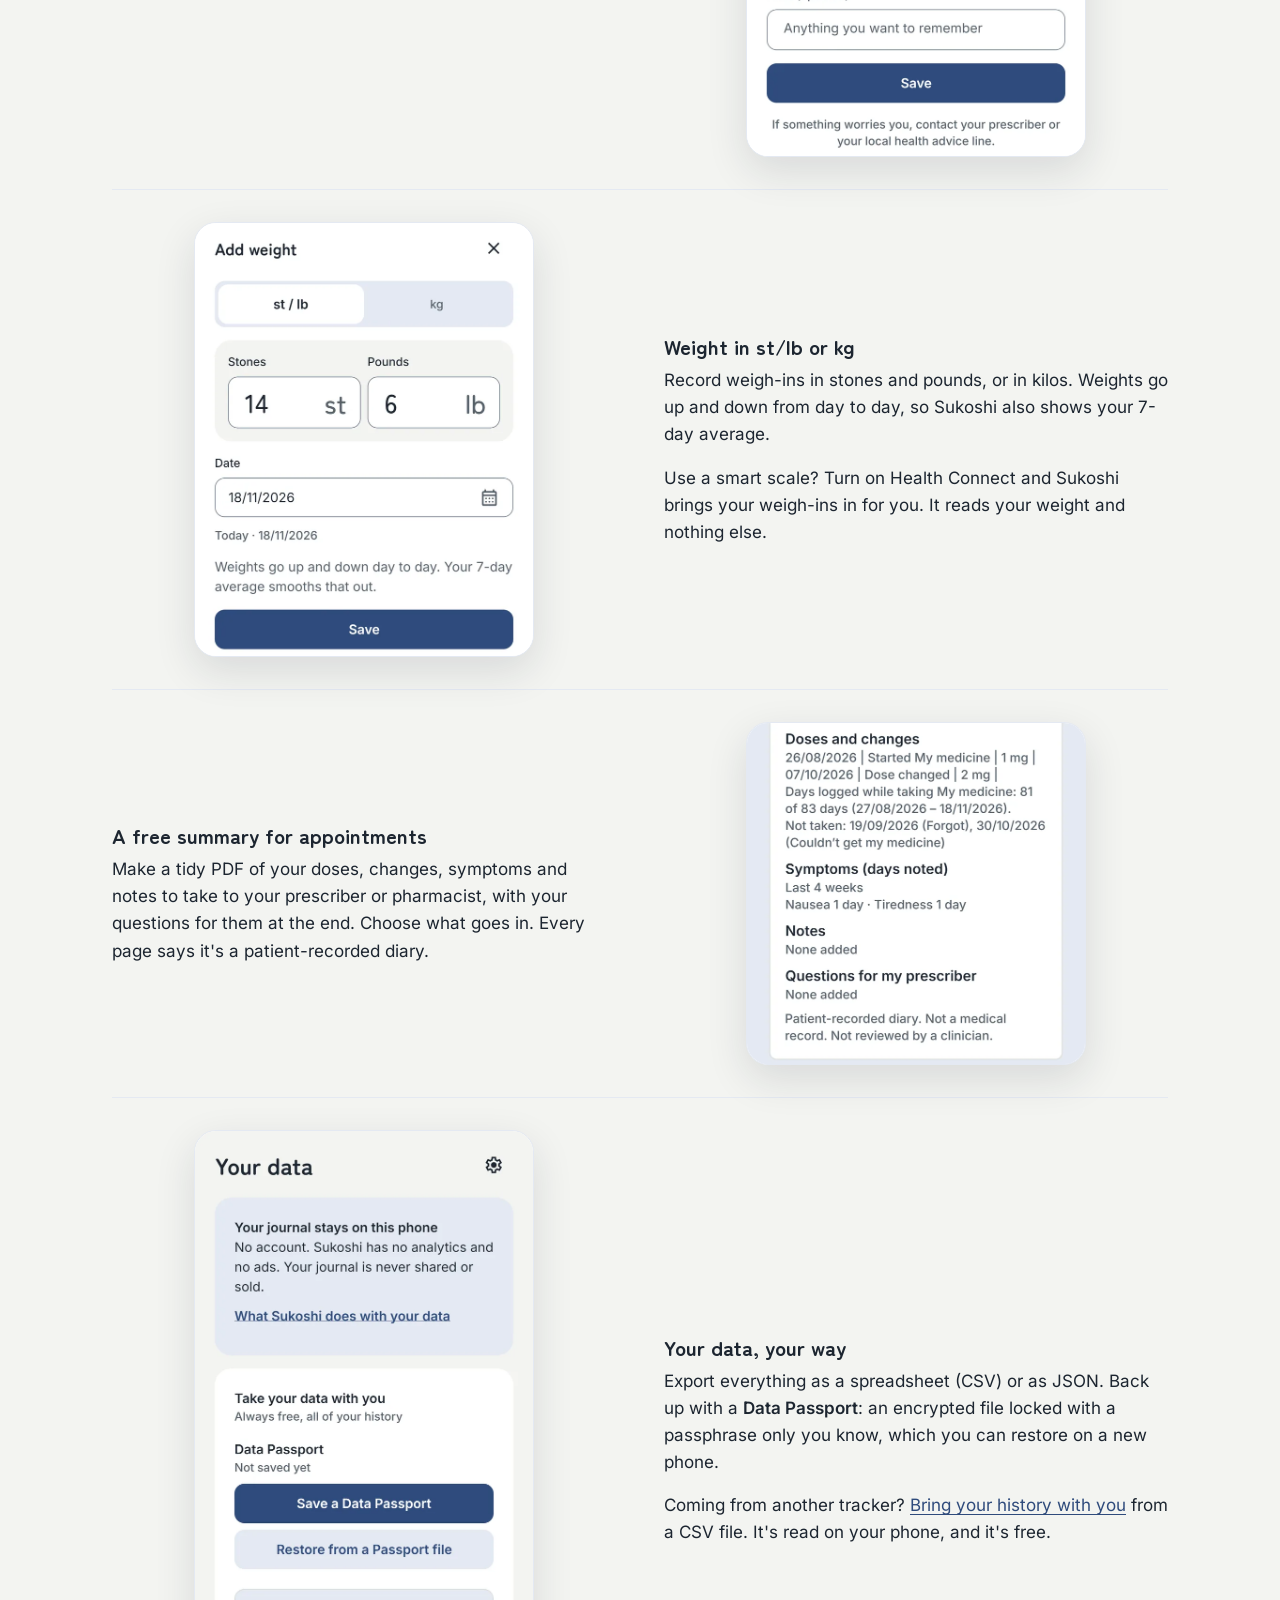
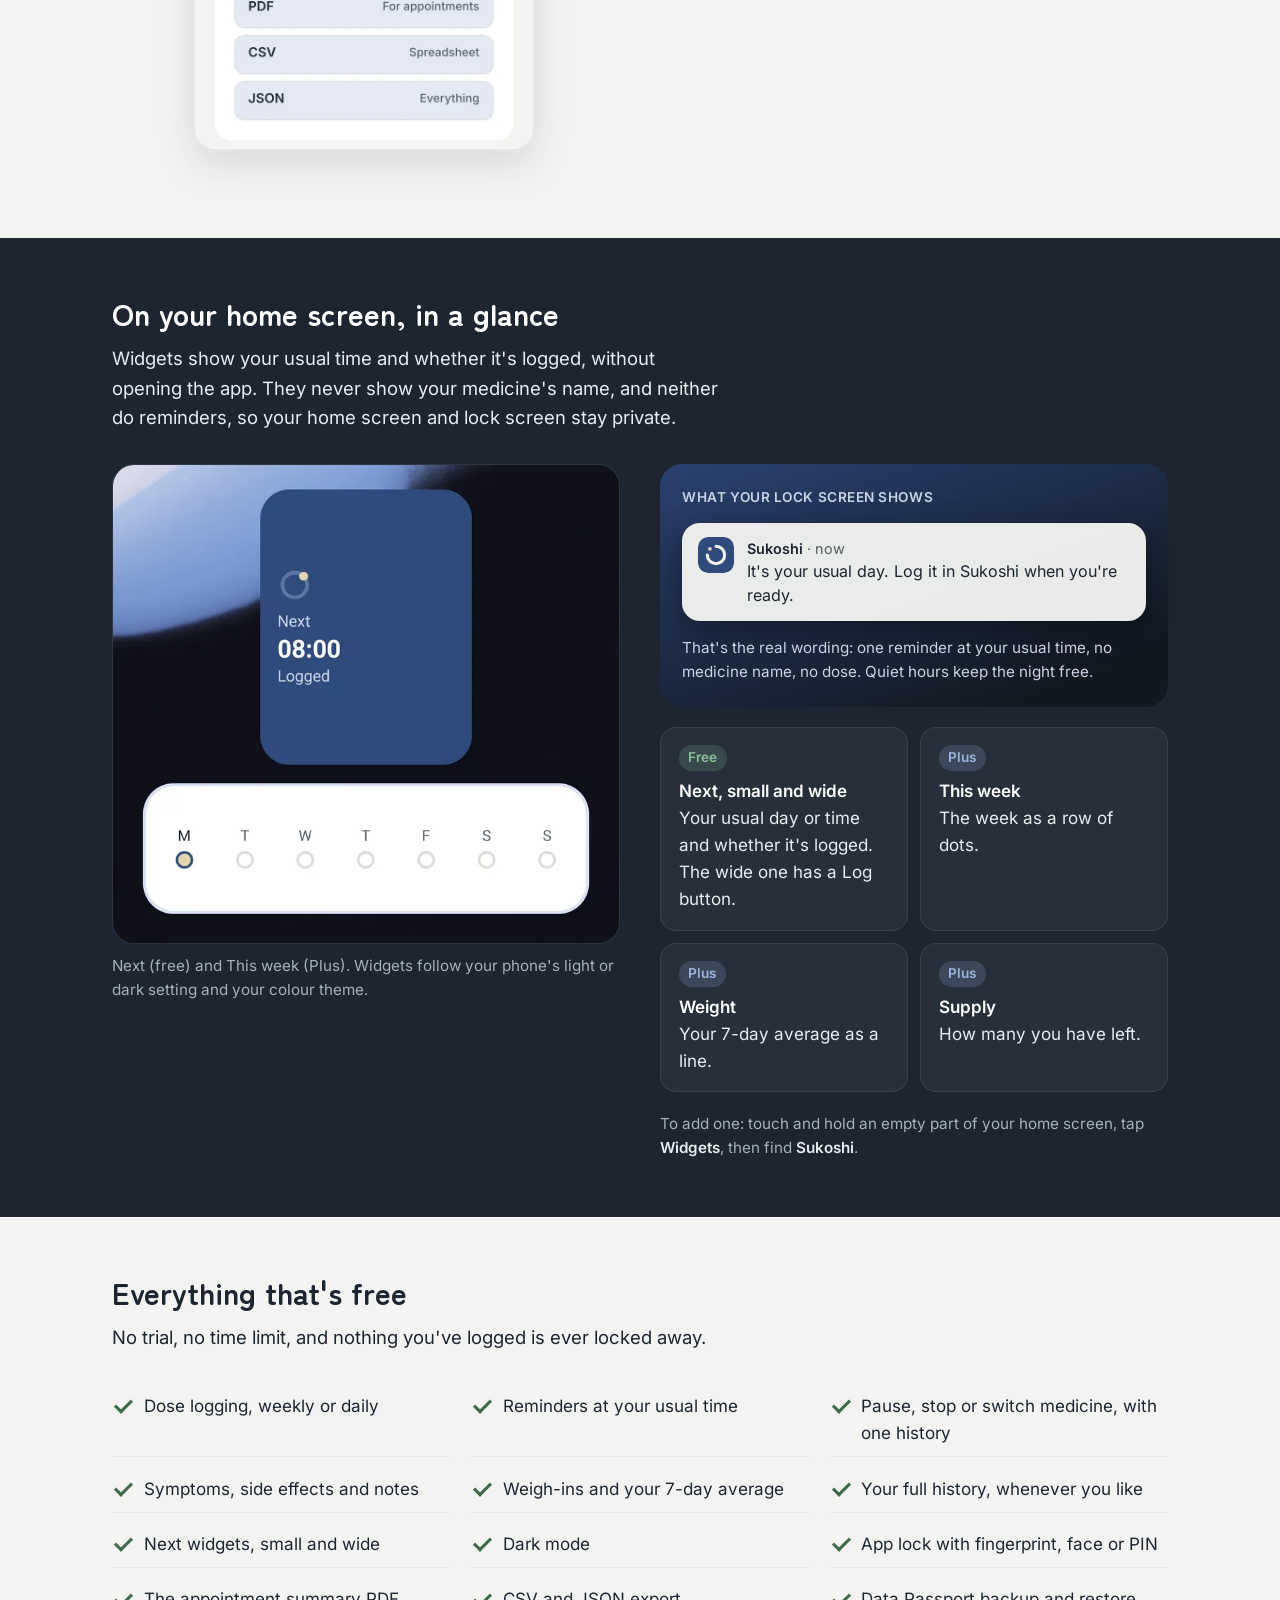
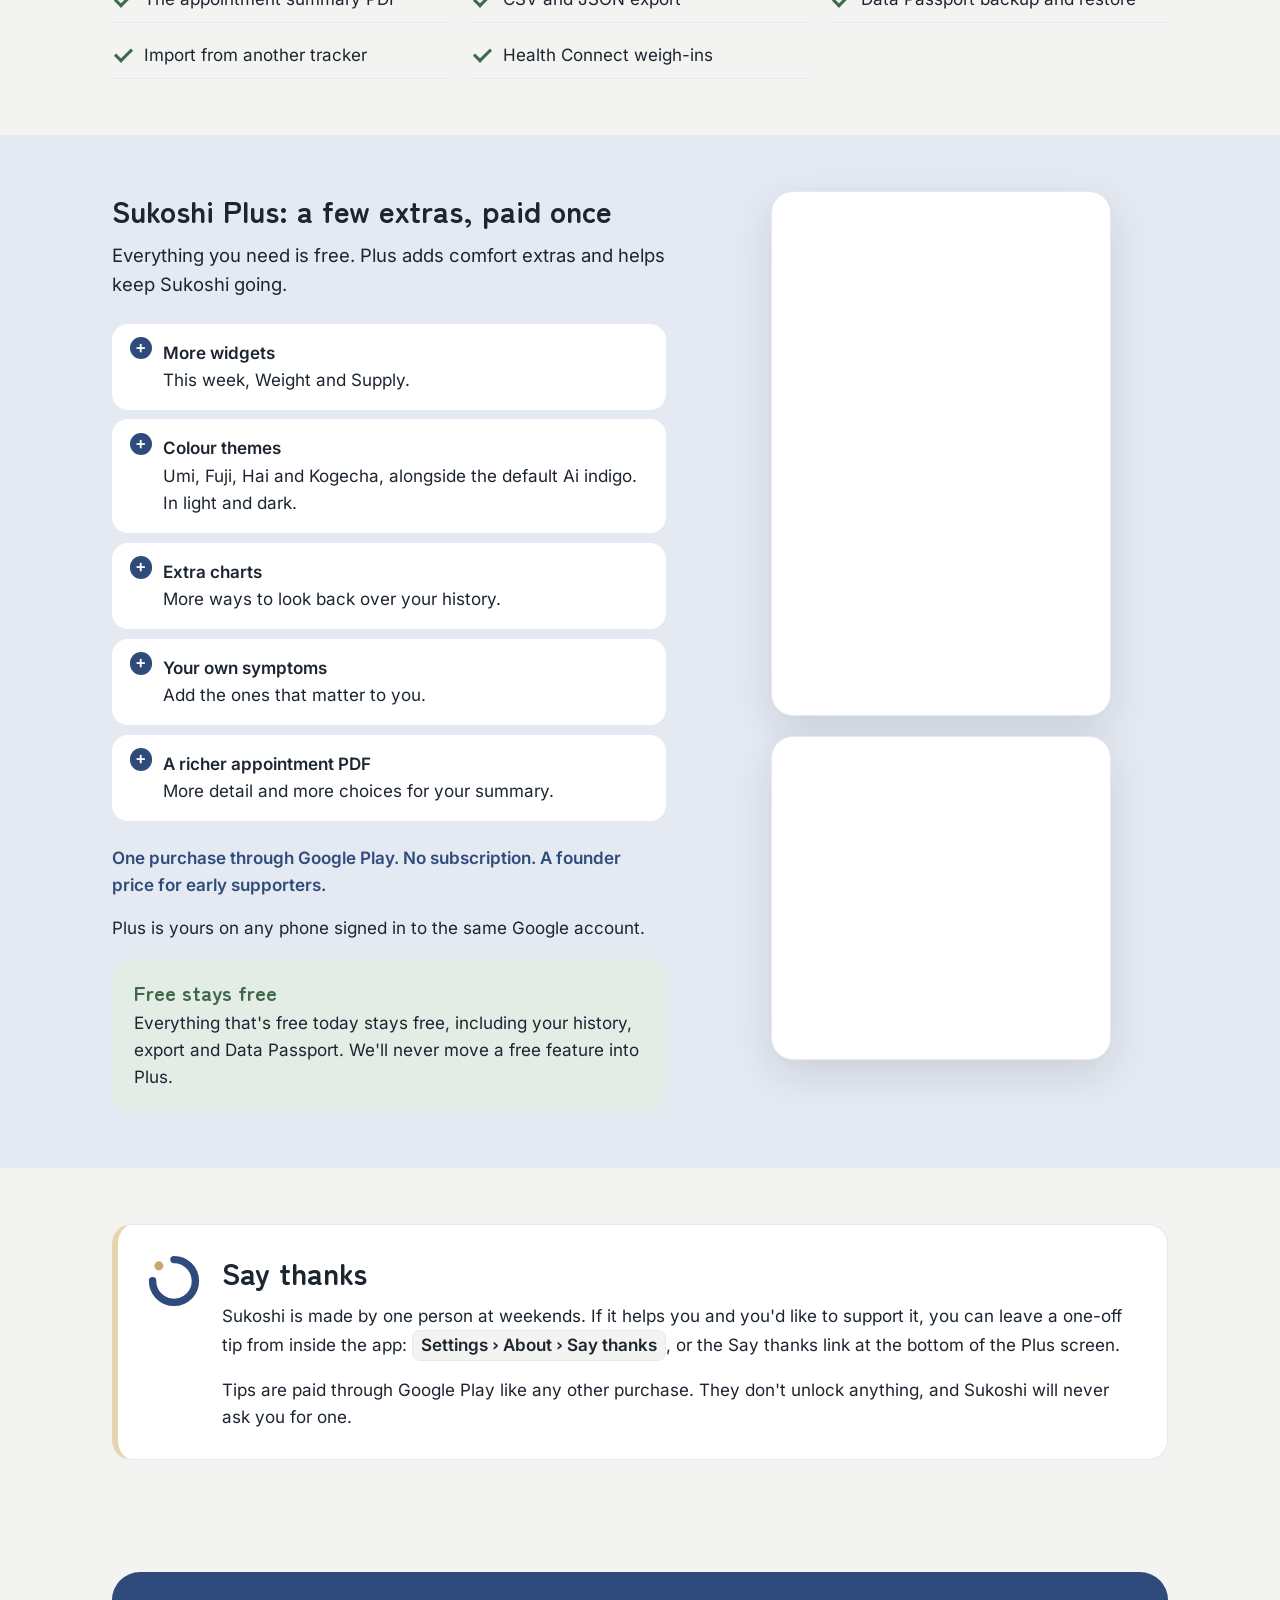
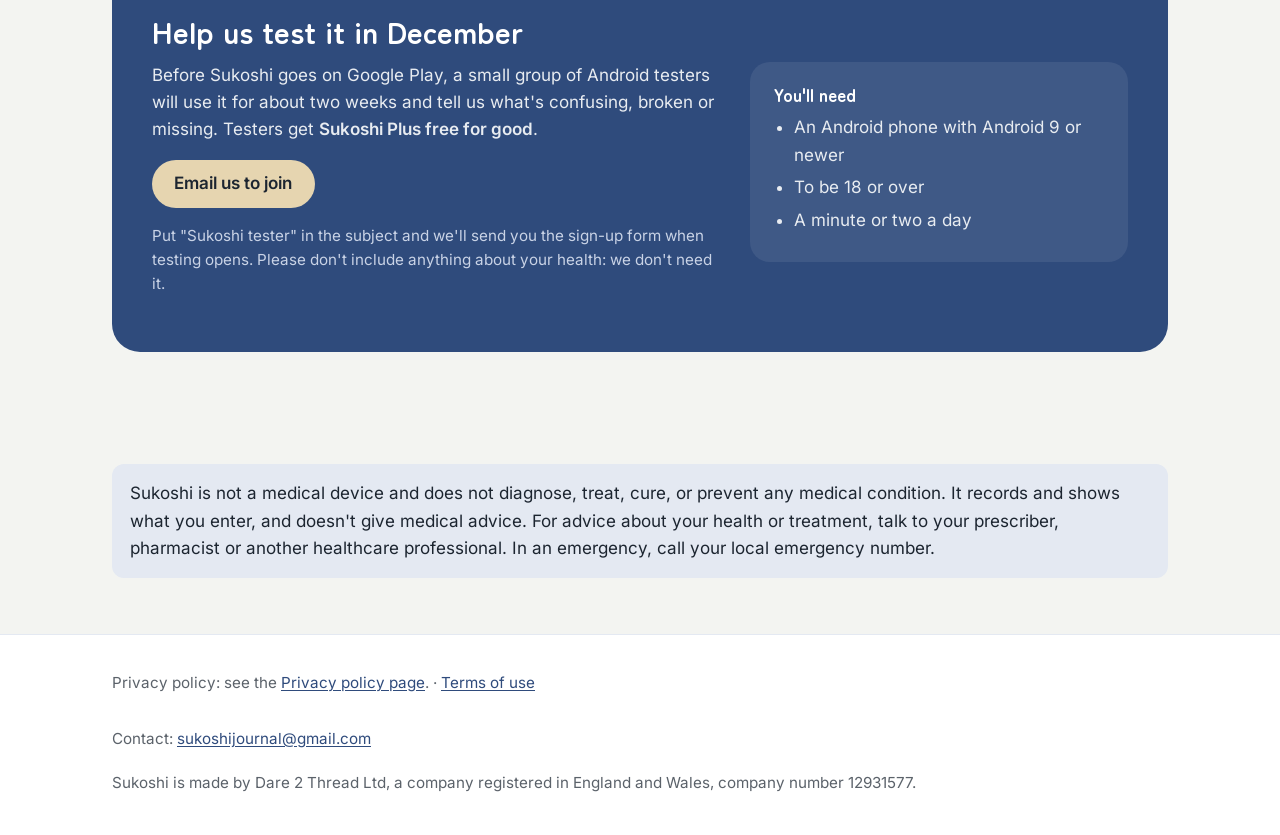
<file: welcome.html>
<!DOCTYPE html>
<html lang="en-GB">
<head>
  <meta charset="utf-8">
  <meta name="viewport" content="width=device-width, initial-scale=1">
  <title>Welcome to Sukoshi · a calm, private dose and symptom diary for Android</title>
  <meta name="description" content="Sukoshi is a calm, private diary for your doses, symptoms and weight. No account, no ads, and your journal stays on your phone. Coming to Google Play in early 2027.">
  <meta name="referrer" content="no-referrer">
  <meta http-equiv="Content-Security-Policy" content="default-src 'none'; style-src 'self'; font-src 'self'; img-src 'self'; base-uri 'none'; form-action 'none'">
  <link rel="stylesheet" href="assets/site.css">
  <link rel="stylesheet" href="assets/welcome.css">
  <link rel="icon" href="assets/sukoshi-icon.svg" type="image/svg+xml">
</head>
<body class="welcome">
  <a class="skip-link" href="#main">Skip to content</a>
  <header class="site-header">
    <div class="wrap">
      <a class="brand" href="index.html"><img src="assets/sukoshi-mark.svg" alt="" width="36" height="36">Sukoshi <span class="jp" lang="ja">少し</span></a>
      <nav class="site-nav" aria-label="Main">
        <a href="index.html">Home</a>
        <a href="welcome.html" aria-current="page">Welcome</a>
        <a href="privacy-policy.html">Privacy policy</a>
        <a href="terms.html">Terms of use</a>
      </nav>
    </div>
  </header>

  <main id="main">

    <section class="hero" aria-labelledby="hero-title">
      <div class="wrap-wide hero-grid">
        <div>
          <p class="eyebrow">Sukoshi <span lang="ja">少し</span> · little by little</p>
          <h1 id="hero-title">A calm, private diary for your doses, symptoms and weight.</h1>
          <p class="lead">Log a dose in a few taps, note how you feel, and look back over your own history whenever you like. No account, no ads, and your journal never leaves your phone unless you choose to export it.</p>
          <div class="actions">
            <a class="btn" href="#test">Help us test it</a>
            <a class="btn btn-outline" href="#tour">See what's inside</a>
          </div>
          <p class="coming">Coming to Google Play in early 2027 · Android</p>
        </div>
        <div class="hero-shot">
          <img src="assets/welcome/today.webp" width="720" height="810" alt="Sukoshi's Today screen: a greeting, a card showing today's tablet isn't logged yet with this week's days as dots, and a button to log it.">
        </div>
      </div>
    </section>

    <section aria-labelledby="promises-title">
      <div class="wrap-wide">
        <h2 id="promises-title" class="section-intro">Built around three promises</h2>
        <div class="promise-grid">
          <div class="promise">
            <span class="dot" aria-hidden="true"></span>
            <h3>No account</h3>
            <p>Open it and start. There's nothing to sign up for, and no email or password to remember.</p>
          </div>
          <div class="promise">
            <span class="dot" aria-hidden="true"></span>
            <h3>Your journal stays on your phone</h3>
            <p>What you log is kept on your phone. We never see it, there are no ads, and there's no tracking of our own.</p>
          </div>
          <div class="promise">
            <span class="dot" aria-hidden="true"></span>
            <h3>Free stays free</h3>
            <p>Logging, reminders, history, export, backup and the appointment summary are free, and always will be.</p>
          </div>
        </div>
      </div>
    </section>

    <section id="tour" aria-labelledby="tour-title">
      <div class="wrap-wide">
        <div class="section-intro">
          <h2 id="tour-title">What you can do</h2>
          <p class="lead">Sukoshi works for weekly or daily routines. Today shows your usual day or time, whether it's logged, and the rest of your week as a row of dots. Missed one, took it late, or taking a break? Record it as it happened: Sukoshi keeps one honest history. Everything in this part of the page is free.</p>
        </div>

        <div class="feature">
          <div class="feature-text">
            <h3>Note how you feel in a few taps</h3>
            <p>Pick anything you noticed, say how strong it was if you like, and add a note. Over time you'll have a clear record to look back on, in your own words.</p>
          </div>
          <div class="feature-shot">
            <img class="shot" src="assets/welcome/how-are-you.webp" width="720" height="1025" loading="lazy" alt="The 'How are you today?' sheet with symptom choices such as Nausea, Tiredness, Good energy and Slept well, an optional strength and a note.">
          </div>
        </div>

        <div class="feature flip">
          <div class="feature-text">
            <h3>Weight in st/lb or kg</h3>
            <p>Record weigh-ins in stones and pounds, or in kilos. Weights go up and down from day to day, so Sukoshi also shows your 7-day average.</p>
            <p>Use a smart scale? Turn on Health Connect and Sukoshi brings your weigh-ins in for you. It reads your weight and nothing else.</p>
          </div>
          <div class="feature-shot">
            <img class="shot" src="assets/welcome/add-weight.webp" width="720" height="921" loading="lazy" alt="The Add weight sheet in stones and pounds, with a date and a note that weights go up and down day to day.">
          </div>
        </div>

        <div class="feature">
          <div class="feature-text">
            <h3>A free summary for appointments</h3>
            <p>Make a tidy PDF of your doses, changes, symptoms and notes to take to your prescriber or pharmacist, with your questions for them at the end. Choose what goes in. Every page says it's a patient-recorded diary.</p>
          </div>
          <div class="feature-shot">
            <img class="shot" src="assets/welcome/summary.webp" width="720" height="727" loading="lazy" alt="Part of the appointment summary: doses and changes, days logged, symptoms by days noted, notes and questions for the prescriber.">
          </div>
        </div>

        <div class="feature flip">
          <div class="feature-text">
            <h3>Your data, your way</h3>
            <p>Export everything as a spreadsheet (CSV) or as JSON. Back up with a <strong>Data Passport</strong>: an encrypted file locked with a passphrase only you know, which you can restore on a new phone.</p>
            <p>Coming from another tracker? <a href="switching-from-shotsy.html">Bring your history with you</a> from a CSV file. It's read on your phone, and it's free.</p>
          </div>
          <div class="feature-shot">
            <img class="shot shot-tall" src="assets/welcome/your-data.webp" width="720" height="1440" loading="lazy" alt="The Your data screen: your journal stays on this phone, save or restore a Data Passport, and export as PDF, CSV or JSON.">
          </div>
        </div>
      </div>
    </section>

    <section class="widgets" aria-labelledby="widgets-title">
      <div class="wrap-wide">
        <div class="section-intro">
          <h2 id="widgets-title">On your home screen, in a glance</h2>
          <p class="lead">Widgets show your usual time and whether it's logged, without opening the app. They never show your medicine's name, and neither do reminders, so your home screen and lock screen stay private.</p>
        </div>
        <div class="widget-layout">
          <figure class="widget-figure">
            <img src="assets/welcome/widgets-light.webp" width="720" height="680" loading="lazy" alt="A home screen with Sukoshi's Next widget showing 08:00, Logged, and a This week widget with a dot for each day.">
            <figcaption>Next (free) and This week (Plus). Widgets follow your phone's light or dark setting and your colour theme.</figcaption>
          </figure>
          <div class="widget-side">
            <div class="lock-demo" aria-label="Example of a Sukoshi reminder on the lock screen">
              <p class="lock-label">What your lock screen shows</p>
              <div class="notif">
                <img src="assets/sukoshi-icon.svg" alt="" width="36" height="36">
                <div>
                  <p class="notif-head"><strong>Sukoshi</strong> · now</p>
                  <p class="notif-body">It's your usual day. Log it in Sukoshi when you're ready.</p>
                </div>
              </div>
              <p class="lock-note">That's the real wording: one reminder at your usual time, no medicine name, no dose. Quiet hours keep the night free.</p>
            </div>
            <ul class="widget-list">
              <li><span class="tag tag-free">Free</span><strong>Next, small and wide</strong>Your usual day or time and whether it's logged. The wide one has a Log button.</li>
              <li><span class="tag tag-plus">Plus</span><strong>This week</strong>The week as a row of dots.</li>
              <li><span class="tag tag-plus">Plus</span><strong>Weight</strong>Your 7-day average as a line.</li>
              <li><span class="tag tag-plus">Plus</span><strong>Supply</strong>How many you have left.</li>
            </ul>
            <p class="how-to">To add one: touch and hold an empty part of your home screen, tap <strong>Widgets</strong>, then find <strong>Sukoshi</strong>.</p>
          </div>
        </div>
      </div>
    </section>

    <section aria-labelledby="free-title">
      <div class="wrap-wide">
        <div class="section-intro">
          <h2 id="free-title">Everything that's free</h2>
          <p class="lead">No trial, no time limit, and nothing you've logged is ever locked away.</p>
        </div>
        <ul class="free-grid">
          <li>Dose logging, weekly or daily</li>
          <li>Reminders at your usual time</li>
          <li>Pause, stop or switch medicine, with one history</li>
          <li>Symptoms, side effects and notes</li>
          <li>Weigh-ins and your 7-day average</li>
          <li>Your full history, whenever you like</li>
          <li>Next widgets, small and wide</li>
          <li>Dark mode</li>
          <li>App lock with fingerprint, face or PIN</li>
          <li>The appointment summary PDF</li>
          <li>CSV and JSON export</li>
          <li>Data Passport backup and restore</li>
          <li>Import from another tracker</li>
          <li>Health Connect weigh-ins</li>
        </ul>
      </div>
    </section>

    <section id="plus" class="plus" aria-labelledby="plus-title">
      <div class="wrap-wide plus-grid">
        <div>
          <h2 id="plus-title">Sukoshi Plus: a few extras, paid once</h2>
          <p class="lead">Everything you need is free. Plus adds comfort extras and helps keep Sukoshi going.</p>
          <ul class="plus-list">
            <li><strong>More widgets</strong>This week, Weight and Supply.</li>
            <li><strong>Colour themes</strong>Umi, Fuji, Hai and Kogecha, alongside the default Ai indigo. In light and dark.</li>
            <li><strong>Extra charts</strong>More ways to look back over your history.</li>
            <li><strong>Your own symptoms</strong>Add the ones that matter to you.</li>
            <li><strong>A richer appointment PDF</strong>More detail and more choices for your summary.</li>
          </ul>
          <p class="price-line">One purchase through Google Play. No subscription. A founder price for early supporters.</p>
          <p>Plus is yours on any phone signed in to the same Google account.</p>
          <div class="pledge">
            <h3>Free stays free</h3>
            <p>Everything that's free today stays free, including your history, export and Data Passport. We'll never move a free feature into Plus.</p>
          </div>
        </div>
        <div class="plus-shots">
          <img class="shot" src="assets/welcome/themes.webp" width="720" height="1114" loading="lazy" alt="The colour theme picker: Ai indigo, Umi sea, Fuji wisteria, Hai ash and Kogecha dark tea.">
          <img class="shot" src="assets/welcome/plus-on.webp" width="720" height="687" loading="lazy" alt="The Plus is on screen: Plus is on, thank you. Everything that's free today stays free.">
        </div>
      </div>
    </section>

    <section id="thanks" aria-labelledby="thanks-title">
      <div class="wrap-wide">
        <div class="thanks-card">
          <img class="ring" src="assets/sukoshi-mark.svg" alt="" width="56" height="56">
          <div>
            <h2 id="thanks-title">Say thanks</h2>
            <p>Sukoshi is made by one person at weekends. If it helps you and you'd like to support it, you can leave a one-off tip from inside the app: <span class="path">Settings › About › Say thanks</span>, or the Say thanks link at the bottom of the Plus screen.</p>
            <p>Tips are paid through Google Play like any other purchase. They don't unlock anything, and Sukoshi will never ask you for one.</p>
          </div>
        </div>
      </div>
    </section>

    <section id="test" aria-labelledby="test-title">
      <div class="wrap-wide">
        <div class="test-card">
          <div>
            <h2 id="test-title">Help us test it in December</h2>
            <p>Before Sukoshi goes on Google Play, a small group of Android testers will use it for about two weeks and tell us what's confusing, broken or missing. Testers get <strong>Sukoshi Plus free for good</strong>.</p>
            <div class="actions">
              <a class="btn" href="mailto:sukoshijournal@gmail.com?subject=Sukoshi%20tester">Email us to join</a>
            </div>
            <p class="small">Put "Sukoshi tester" in the subject and we'll send you the sign-up form when testing opens. Please don't include anything about your health: we don't need it.</p>
          </div>
          <div class="need">
            <h3>You'll need</h3>
            <ul>
              <li>An Android phone with Android 9 or newer</li>
              <li>To be 18 or over</li>
              <li>A minute or two a day</li>
            </ul>
          </div>
        </div>
      </div>
    </section>

    <section aria-label="Important information">
      <div class="wrap-wide">
        <div class="notice">Sukoshi is not a medical device and does not diagnose, treat, cure, or prevent any medical condition. It records and shows what you enter, and doesn't give medical advice. For advice about your health or treatment, talk to your prescriber, pharmacist or another healthcare professional. In an emergency, call your local emergency number.</div>
      </div>
    </section>

  </main>

  <footer class="site-footer">
    <div class="wrap">
      <p>Privacy policy: see the <a href="privacy-policy.html">Privacy policy page</a>. · <a href="terms.html">Terms of use</a></p>
      <p>Contact: <a href="mailto:sukoshijournal@gmail.com">sukoshijournal@gmail.com</a></p>
      <p>Sukoshi is made by Dare 2 Thread Ltd, a company registered in England and Wales, company number 12931577.</p>
    </div>
  </footer>
</body>
</html>
</file>
<file: assets/site.css>
/* Sukoshi website styles. Colours mirror the app's src/constants/theme.ts. No red anywhere. */

@font-face {
  font-family: 'Inter';
  src: url('fonts/inter-400.woff2') format('woff2');
  font-weight: 400;
  font-style: normal;
  font-display: swap;
}
@font-face {
  font-family: 'Inter';
  src: url('fonts/inter-600.woff2') format('woff2');
  font-weight: 600;
  font-style: normal;
  font-display: swap;
}
@font-face {
  font-family: 'Zen Maru Gothic';
  src: url('fonts/zen-maru-gothic-500.woff2') format('woff2');
  font-weight: 500;
  font-style: normal;
  font-display: swap;
}
@font-face {
  font-family: 'Zen Maru Gothic';
  src: url('fonts/zen-maru-gothic-700.woff2') format('woff2');
  font-weight: 700;
  font-style: normal;
  font-display: swap;
}

:root {
  color-scheme: light;
  --ai-indigo: #2f4b7c;
  --moss: #3e6a4b;
  --sumi-ink: #1c2530;
  --ink-muted: rgba(28, 37, 48, 0.72);
  --kinari-sand: #e6d5b0;
  --mist: #e4e9f2;
  --paper: #f3f4f1;
  --white: #ffffff;
  --ochre-text: #7f6128;
  --ochre-sand: #f6f0e1;
  --font-heading: 'Zen Maru Gothic', 'Inter', system-ui, sans-serif;
  --font-body: 'Inter', 'Zen Maru Gothic', system-ui, sans-serif;
  --gutter: 16px;
  --measure: 40rem;
  --radius: 12px;
  --touch: 48px;
}

* { box-sizing: border-box; }

html { -webkit-text-size-adjust: 100%; }

body {
  margin: 0;
  background: var(--paper);
  color: var(--sumi-ink);
  font-family: var(--font-body);
  font-weight: 400;
  font-size: 1.0625rem;
  line-height: 1.6;
}

.skip-link {
  position: absolute;
  left: var(--gutter);
  top: -100px;
  background: var(--ai-indigo);
  color: var(--white);
  padding: 0.75rem 1rem;
  border-radius: var(--radius);
  z-index: 10;
}
.skip-link:focus { top: var(--gutter); }

.wrap {
  max-width: var(--measure);
  margin: 0 auto;
  padding: 0 var(--gutter);
}

/* Header */
.site-header {
  background: var(--white);
  border-bottom: 1px solid var(--mist);
}
.site-header .wrap {
  display: flex;
  align-items: center;
  justify-content: space-between;
  gap: 1rem;
  min-height: 64px;
  flex-wrap: wrap;
}
.brand {
  display: inline-flex;
  align-items: center;
  gap: 0.6rem;
  min-height: var(--touch);
  color: var(--sumi-ink);
  text-decoration: none;
  font-family: var(--font-heading);
  font-weight: 700;
  font-size: 1.35rem;
}
.brand img { width: 36px; height: 36px; }
.brand .jp {
  font-family: 'Zen Maru Gothic', sans-serif;
  font-weight: 500;
  color: var(--ink-muted);
  font-size: 1rem;
}
.site-nav { display: flex; gap: 0.25rem; flex-wrap: wrap; }
.site-nav a {
  display: inline-flex;
  align-items: center;
  min-height: var(--touch);
  padding: 0 0.5rem;
  border-radius: var(--radius);
  color: var(--ai-indigo);
  font-weight: 600;
  text-decoration: none;
}
.site-nav a:hover { background: var(--mist); }
.site-nav a[aria-current='page'] { background: var(--mist); }

/* Content */
main { padding: 2rem 0 3rem; }

h1, h2, h3 {
  font-family: var(--font-heading);
  font-weight: 700;
  line-height: 1.25;
  color: var(--sumi-ink);
}
h1 { font-size: 2.25rem; margin: 0 0 0.5rem; }
h2 { font-size: 1.35rem; margin: 2.25rem 0 0.5rem; }
p { margin: 0 0 1rem; }

.tagline {
  font-family: var(--font-heading);
  font-weight: 500;
  font-size: 1.25rem;
  color: var(--ai-indigo);
  margin-bottom: 1.5rem;
}
.effective { color: var(--ink-muted); }

ul { padding-left: 1.25rem; margin: 0 0 1rem; }
li { margin: 0.35rem 0; }

.promises {
  list-style: none;
  padding: 0;
  margin: 1.5rem 0;
}
.promises li {
  position: relative;
  background: var(--white);
  border: 1px solid var(--mist);
  border-radius: var(--radius);
  padding: 0.9rem 1rem 0.9rem 2.6rem;
  margin: 0.6rem 0;
}
.promises li::before {
  content: '';
  position: absolute;
  left: 1rem;
  top: 1.35rem;
  width: 0.7rem;
  height: 0.7rem;
  border-radius: 50%;
  background: var(--kinari-sand);
  border: 2px solid var(--ai-indigo);
}

/* A quiet label, not a button: it isn't tappable, so it mustn't look like it is. */
.coming-soon {
  display: inline-block;
  color: var(--ai-indigo);
  font-weight: 600;
  border-left: 4px solid var(--kinari-sand);
  padding: 0.2rem 0 0.2rem 0.75rem;
  margin: 0.5rem 0 1.5rem;
}

.notice {
  background: var(--mist);
  border-radius: var(--radius);
  padding: 1rem 1.1rem;
  margin: 1.5rem 0;
}

a { color: var(--ai-indigo); text-underline-offset: 0.15em; }
a:focus-visible, .site-nav a:focus-visible, .brand:focus-visible {
  outline: 3px solid var(--ai-indigo);
  outline-offset: 2px;
}

/* Footer */
.site-footer {
  border-top: 1px solid var(--mist);
  background: var(--white);
  color: var(--ink-muted);
  font-size: 0.95rem;
  padding: 1.5rem 0 2rem;
}
.site-footer p { margin: 0 0 0.5rem; }
.site-footer a {
  display: inline-flex;
  align-items: center;
  min-height: var(--touch);
}

@media (max-width: 480px) {
  h1 { font-size: 1.9rem; }
  body { font-size: 1rem; }
}
</file>
<file: assets/welcome.css>
/* Welcome page only (welcome.html). Builds on site.css: same colours and fonts as the app. No red anywhere. */

.wrap-wide {
  max-width: 68rem;
  margin: 0 auto;
  padding: 0 var(--gutter);
}

.welcome main { padding: 0; }
.welcome section { padding: 3.5rem 0; }
.welcome h2 { font-size: 1.9rem; margin: 0 0 0.75rem; }
.welcome h3 { font-size: 1.3rem; margin: 0 0 0.5rem; }
.welcome .lead { font-size: 1.15rem; max-width: 38rem; }
.section-intro { max-width: 40rem; margin-bottom: 2rem; }

/* Header and footer as wide as the page */
.welcome .site-header .wrap, .welcome .site-footer .wrap { max-width: 68rem; }

/* Buttons and labels */
.btn {
  display: inline-flex;
  align-items: center;
  justify-content: center;
  min-height: var(--touch);
  padding: 0 1.4rem;
  border-radius: 999px;
  font-weight: 600;
  text-decoration: none;
  background: var(--kinari-sand);
  color: var(--sumi-ink);
}
.btn:hover { background: #ede1c4; }
.btn-outline {
  background: transparent;
  color: var(--white);
  border: 2px solid rgba(255, 255, 255, 0.7);
}
.btn-outline:hover { background: rgba(255, 255, 255, 0.12); }
.btn-indigo { background: var(--ai-indigo); color: var(--white); }
.btn-indigo:hover { background: #263f69; }
.btn:focus-visible { outline: 3px solid var(--kinari-sand); outline-offset: 3px; }
.btn-indigo:focus-visible { outline-color: var(--ai-indigo); }
.actions { display: flex; flex-wrap: wrap; gap: 0.75rem; margin: 1.5rem 0 0; }

/* Hero */
.hero {
  background: var(--ai-indigo);
  color: var(--paper);
}
.welcome .hero { padding: 3rem 0 3.5rem; }
.hero-grid {
  display: grid;
  grid-template-columns: 1.15fr 0.85fr;
  gap: 2.5rem;
  align-items: center;
}
.hero .eyebrow {
  font-family: var(--font-heading);
  font-weight: 500;
  color: var(--kinari-sand);
  font-size: 1.05rem;
  margin: 0 0 0.75rem;
}
.hero h1 {
  color: var(--white);
  font-size: 2.75rem;
  line-height: 1.15;
  margin: 0 0 1rem;
}
.hero .lead { color: #e8ecf1; }
.hero .coming {
  display: inline-block;
  margin-top: 1.5rem;
  padding: 0.2rem 0 0.2rem 0.75rem;
  border-left: 4px solid var(--kinari-sand);
  color: var(--white);
  font-weight: 600;
}
.hero-shot {
  justify-self: center;
  width: 100%;
  max-width: 360px;
  border-radius: 28px;
  background: var(--paper);
  box-shadow: 0 24px 60px rgba(10, 18, 32, 0.45);
  overflow: hidden;
}
.hero-shot img { display: block; width: 100%; height: auto; }

/* The three promises */
.promise-grid {
  display: grid;
  grid-template-columns: repeat(3, 1fr);
  gap: 1rem;
}
.promise {
  background: var(--white);
  border: 1px solid var(--mist);
  border-radius: 20px;
  padding: 1.5rem;
}
.promise .dot {
  display: block;
  width: 14px;
  height: 14px;
  border-radius: 50%;
  background: var(--kinari-sand);
  border: 3px solid var(--ai-indigo);
  margin-bottom: 0.9rem;
}
.promise p { margin: 0; }

/* Feature tour */
.feature {
  display: grid;
  grid-template-columns: 1fr 1fr;
  gap: 3rem;
  align-items: center;
  padding: 2rem 0;
}
.feature + .feature { border-top: 1px solid var(--mist); }
.feature.flip .feature-text { order: 2; }
.feature.flip .feature-shot { order: 1; }
.feature-text p:last-child { margin-bottom: 0; }
.shot {
  display: block;
  width: 100%;
  max-width: 340px;
  height: auto;
  margin: 0 auto;
  border-radius: 22px;
  border: 1px solid var(--mist);
  background: var(--white);
  box-shadow: 0 14px 40px rgba(28, 37, 48, 0.12);
}
.shot-tall { max-height: 620px; object-fit: cover; object-position: top; }
.tag {
  display: inline-block;
  font-size: 0.85rem;
  font-weight: 600;
  padding: 0.15rem 0.6rem;
  border-radius: 999px;
  vertical-align: middle;
  margin-left: 0.35rem;
}
.tag-free { background: #e3ece5; color: var(--moss); }
.tag-plus { background: var(--mist); color: var(--ai-indigo); }

/* Widgets: shown on a dark band, like a home screen */
.widgets {
  background: var(--sumi-ink);
  color: #e8ecf1;
}
.widgets h2 { color: var(--white); }
.widgets .tag-free { background: rgba(140, 192, 154, 0.18); color: #8cc09a; }
.widgets .tag-plus { background: rgba(157, 180, 224, 0.18); color: #9db4e0; }
.widget-shots {
  display: grid;
  grid-template-columns: 1fr 1fr;
  gap: 1.25rem;
  margin: 2rem 0 1.5rem;
}
.widget-shots figure { margin: 0; }
.widget-shots.single { grid-template-columns: 1fr; max-width: 34rem; }
.widget-shots img {
  display: block;
  width: 100%;
  height: auto;
  border-radius: 22px;
  border: 1px solid rgba(255, 255, 255, 0.08);
}
.widget-shots figcaption { margin-top: 0.6rem; color: #a7b1bc; font-size: 0.95rem; }
.widget-list { list-style: none; padding: 0; margin: 0; display: grid; grid-template-columns: repeat(auto-fit, minmax(15rem, 1fr)); gap: 0.75rem; }
.widget-list li {
  background: rgba(255, 255, 255, 0.05);
  border: 1px solid rgba(255, 255, 255, 0.08);
  border-radius: 16px;
  padding: 1rem 1.1rem;
  margin: 0;
}
.widget-list strong { display: block; color: var(--white); margin-top: 0.4rem; }
.widget-list .tag { margin-left: 0; }

/* Everything that's free */
.free-grid {
  list-style: none;
  padding: 0;
  margin: 0;
  display: grid;
  grid-template-columns: repeat(auto-fit, minmax(16rem, 1fr));
  gap: 0.6rem 1.25rem;
}
.free-grid li {
  position: relative;
  padding: 0.55rem 0 0.55rem 2rem;
  margin: 0;
  border-bottom: 1px solid var(--mist);
}
.free-grid li::before {
  content: '';
  position: absolute;
  left: 0.2rem;
  top: 0.95rem;
  width: 0.9rem;
  height: 0.45rem;
  border-left: 3px solid var(--moss);
  border-bottom: 3px solid var(--moss);
  transform: rotate(-45deg);
}

/* Plus */
.plus { background: var(--mist); }
.plus-grid {
  display: grid;
  grid-template-columns: 1.1fr 0.9fr;
  gap: 3rem;
  align-items: start;
}
.plus-list { list-style: none; padding: 0; margin: 1.5rem 0; }
.plus-list li {
  position: relative;
  background: var(--white);
  border-radius: 16px;
  padding: 1rem 1.1rem 1rem 3.2rem;
  margin: 0 0 0.6rem;
}
.plus-list li::before {
  content: '+';
  position: absolute;
  left: 1.1rem;
  top: 0.85rem;
  width: 1.4rem;
  height: 1.4rem;
  border-radius: 50%;
  background: var(--ai-indigo);
  color: var(--white);
  font-weight: 600;
  line-height: 1.35rem;
  text-align: center;
}
.plus-list strong { display: block; }
.pledge {
  background: #e3ece5;
  border-radius: 20px;
  padding: 1.25rem 1.4rem;
}
.pledge h3 { color: var(--moss); margin-bottom: 0.35rem; }
.pledge p { margin: 0; }
.plus-shots { display: grid; gap: 1.25rem; }
.price-line { font-weight: 600; color: var(--ai-indigo); }

/* Say thanks */
.thanks-card {
  display: grid;
  grid-template-columns: auto 1fr;
  gap: 1.25rem;
  background: var(--white);
  border: 1px solid var(--mist);
  border-left: 6px solid var(--kinari-sand);
  border-radius: 20px;
  padding: 1.75rem;
}
.thanks-card .ring { width: 56px; height: 56px; }
.thanks-card p:last-child { margin-bottom: 0; }
.path {
  display: inline-block;
  background: var(--paper);
  border: 1px solid var(--mist);
  border-radius: 8px;
  padding: 0.05rem 0.5rem;
  font-weight: 600;
}

/* Testers */
.test-card {
  background: var(--ai-indigo);
  color: #e8ecf1;
  border-radius: 28px;
  padding: 2.5rem;
  display: grid;
  grid-template-columns: 1.2fr 0.8fr;
  gap: 2rem;
  align-items: center;
}
.test-card h2 { color: var(--white); }
.test-card ul { margin: 0; }
.test-card .small { color: #c9d3e6; font-size: 0.95rem; margin-top: 1rem; }
.test-card .actions { margin-top: 1rem; }
.need {
  background: rgba(255, 255, 255, 0.08);
  border-radius: 20px;
  padding: 1.4rem 1.5rem;
}
.need h3 { color: var(--white); font-size: 1.1rem; }

.welcome .notice { margin: 0; }

@media (max-width: 820px) {
  .hero-grid, .feature, .plus-grid, .test-card { grid-template-columns: 1fr; }
  .feature { gap: 1.5rem; }
  .feature.flip .feature-text { order: 1; }
  .feature.flip .feature-shot { order: 2; }
  .promise-grid { grid-template-columns: 1fr; }
  .hero h1 { font-size: 2.1rem; }
  .welcome section { padding: 2.5rem 0; }
  .test-card { padding: 1.75rem; }
}
@media (max-width: 480px) {
  .widget-shots { grid-template-columns: 1fr; }
  .thanks-card { grid-template-columns: 1fr; }
  .welcome h2 { font-size: 1.6rem; }
}

/* Widgets: picture on the left, the lock screen and the widget list on the right */
.widget-layout {
  display: grid;
  grid-template-columns: 1fr 1fr;
  gap: 2.5rem;
  align-items: start;
  margin-top: 2rem;
}
.widget-figure { margin: 0; }
.widget-figure img {
  display: block;
  width: 100%;
  height: auto;
  border-radius: 22px;
  border: 1px solid rgba(255, 255, 255, 0.08);
}
.widget-figure figcaption { margin-top: 0.6rem; color: #a7b1bc; font-size: 0.95rem; }
.widget-side { display: grid; gap: 1.25rem; }
.widget-side .widget-list { grid-template-columns: 1fr 1fr; }
.lock-demo {
  background: linear-gradient(160deg, #2a4170 0%, #121820 85%);
  border-radius: 22px;
  padding: 1.4rem;
}
.lock-label {
  margin: 0 0 0.9rem;
  font-size: 0.85rem;
  font-weight: 600;
  letter-spacing: 0.04em;
  text-transform: uppercase;
  color: #c9d3e6;
}
.notif {
  display: grid;
  grid-template-columns: 36px 1fr;
  gap: 0.8rem;
  align-items: start;
  background: rgba(243, 244, 241, 0.96);
  color: var(--sumi-ink);
  border-radius: 18px;
  padding: 0.9rem 1rem;
  box-shadow: 0 10px 30px rgba(0, 0, 0, 0.35);
}
.notif img { width: 36px; height: 36px; border-radius: 10px; }
.notif p { margin: 0; }
.notif-head { font-size: 0.9rem; color: var(--ink-muted); }
.notif-head strong { color: var(--sumi-ink); }
.notif-body { font-size: 1rem; line-height: 1.45; }
.lock-note { margin: 0.9rem 0 0; color: #c9d3e6; font-size: 0.95rem; }
.how-to { margin: 0; color: #a7b1bc; font-size: 0.95rem; }
.how-to strong { color: #e8ecf1; }
@media (max-width: 820px) {
  .widget-layout { grid-template-columns: 1fr; gap: 1.5rem; }
}
@media (max-width: 480px) {
  .widget-side .widget-list { grid-template-columns: 1fr; }
}
</file>
